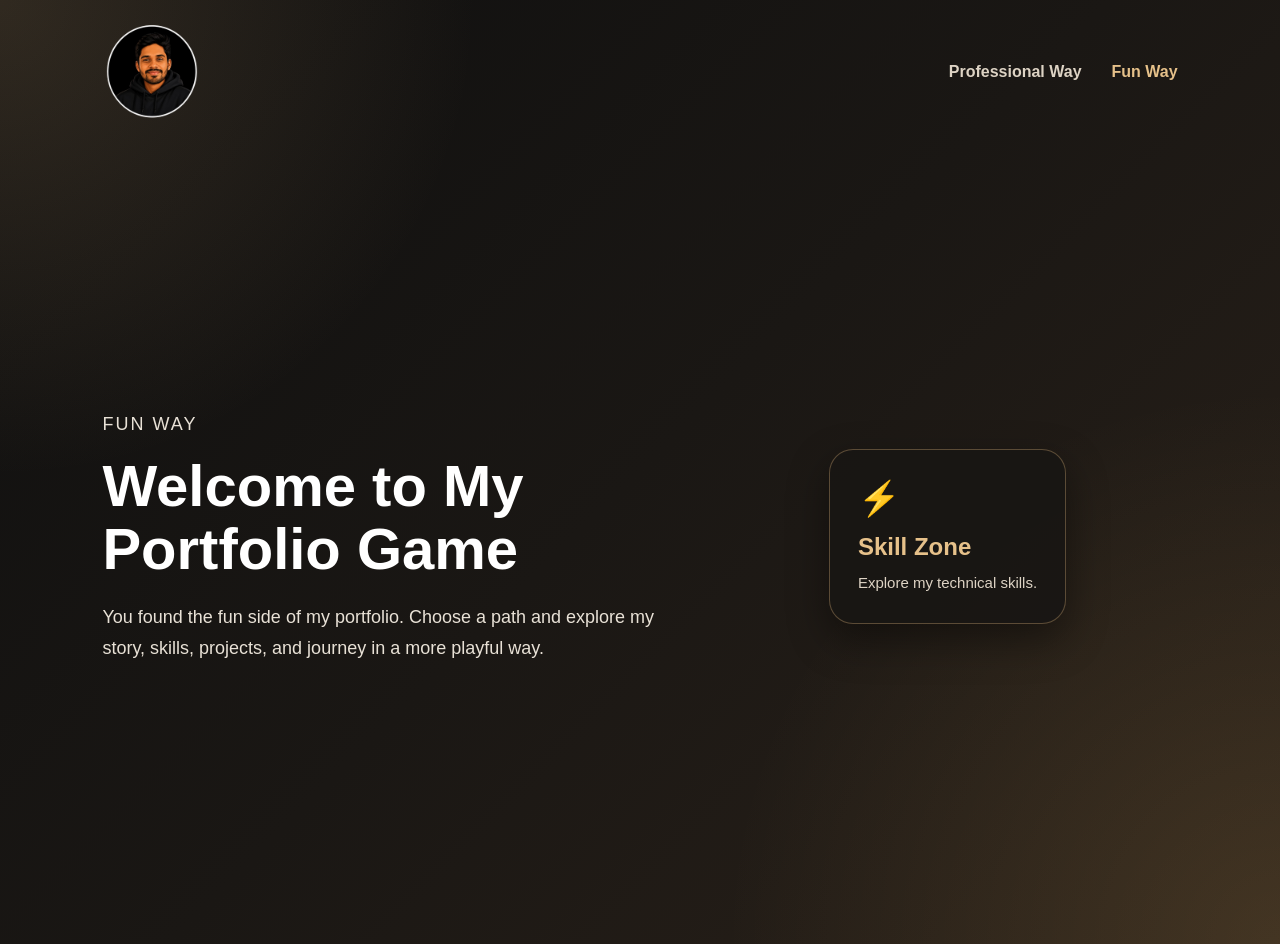
<file: pages/fun/home.html>
<!DOCTYPE html>
<html lang="en">
<head>
  <meta charset="UTF-8">
  <meta name="viewport" content="width=device-width, initial-scale=1.0">

  <title>Fun Way | Savina</title>

  <link rel="stylesheet" href="../../css/common.css">
  <link rel="stylesheet" href="../../css/fun.css">
</head>
<body>

  <div class="fun-page">

    <!-- Top Navigation -->
    <header class="fun-navbar">
      <a href="../../index.html" class="fun-logo-link">
        <img src="../../assets/images/logo.png" alt="Savina Portfolio Logo" class="fun-logo">
      </a>

      <nav class="fun-nav-links">
        <a href="../professional/home.html">Professional Way</a>
        <a href="home.html" class="active">Fun Way</a>
      </nav>
    </header>

    <!-- Opening Animation -->
    <section class="intro-animation" id="introAnimation">

      <p class="coming-text">Loading Savina.exe… don’t blink 😄</p>

      <div class="blast-stage">
        <img src="../../assets/images/cartoon-face.png" alt="Cartoon Savina" class="blast-face" id="blastFace">
        <div class="shard-container" id="shardContainer"></div>
      </div>

    </section>

    <!-- Final Game Home Page -->
    <main class="game-home">

      <section class="game-intro">
        <p class="fun-small-title">Fun Way</p>

        <h1>Welcome to My Portfolio Game</h1>

        <p>
          You found the fun side of my portfolio. Choose a path and explore my
          story, skills, projects, and journey in a more playful way.
        </p>
      </section>

      <section class="game-menu">

        <!-- <a href="../professional/about.html" class="game-card">
          <span>👤</span>
          <h2>My Story</h2>
          <p>Learn more about who I am.</p>
        </a> -->

        <a href="skill-shooter.html" class="game-card">
          <span>⚡</span>
          <h2>Skill Zone</h2>
          <p>Explore my technical skills.</p>
        </a>

        <!-- <a href="../professional/projects.html" class="game-card">
          <span>🧩</span>
          <h2>Project Lab</h2>
          <p>Check out projects I have built.</p>
        </a>

        <a href="../professional/experience.html" class="game-card">
          <span>🚀</span>
          <h2>Career Path</h2>
          <p>See my work and learning journey.</p>
        </a>

        <a href="../professional/contact.html" class="game-card">
          <span>💬</span>
          <h2>Talk to Me</h2>
          <p>Contact me or send a message.</p>
        </a> -->

        

      </section>

    </main>

  </div>

  <script src="../../javascript/script.js"></script>
</body>
</html>
</file>
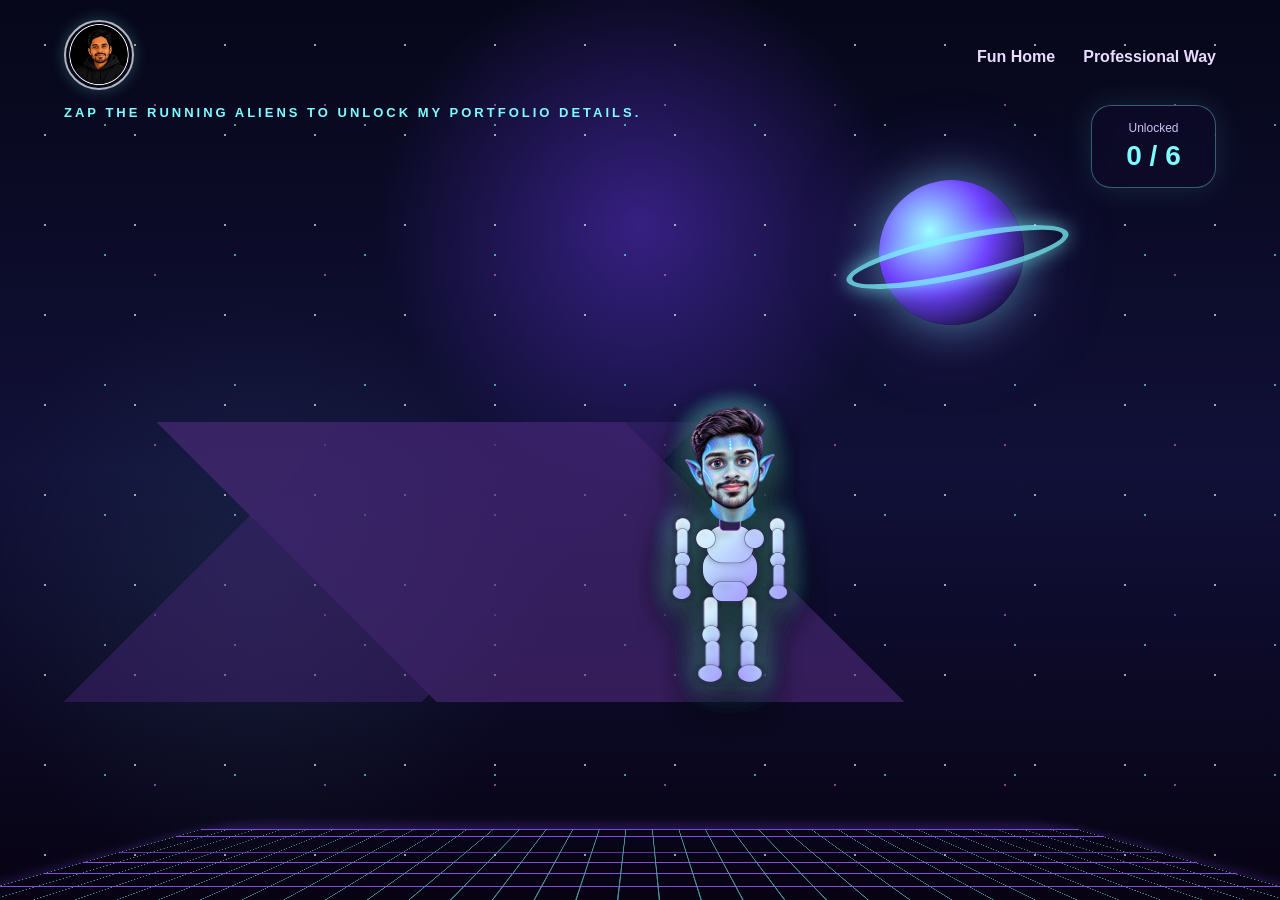
<file: pages/fun/skill-shooter.html>
<!DOCTYPE html>
<html lang="en">

<head>
  <meta charset="UTF-8">
  <meta name="viewport" content="width=device-width, initial-scale=1.0">

  <title>Alien Skill Shooter</title>

  <link rel="stylesheet" href="../../css/common.css">
  <link rel="stylesheet" href="../../css/fun-game.css">
</head>

<body>

  <div class="game-page">

    <!-- ====================================================== -->
    <!-- NAVBAR -->
    <!-- ====================================================== -->

    <header class="game-navbar">

      <a href="../../index.html">
        <img
          src="../../assets/images/logo.png"
          alt="Savina Portfolio Logo"
          class="game-logo"
        >
      </a>

      <nav>
        <a href="home.html">Fun Home</a>
        <a href="../professional/home.html">Professional Way</a>
      </nav>

    </header>


    <!-- ====================================================== -->
    <!-- GAME INFORMATION -->
    <!-- ====================================================== -->

    <section class="game-hud">

      <div>

        <!-- <p class="game-small-title">
          Fun Way Mission
        </p>

        <h1>
          Alien Skill Shooter
        </h1> -->

        <p class="game-small-title">
          Zap the running aliens to unlock my portfolio details.
        </p>

    

      </div>


      <div class="score-box">

        <span>
          Unlocked
        </span>

        <strong id="scoreText">
          0 / 6
        </strong>

      </div>

    </section>


    <!-- ====================================================== -->
    <!-- GAME AREA -->
    <!-- ====================================================== -->

    <main
      class="space-scene"
      id="spaceScene"
    >

      <!-- Background -->

      <div class="stars"></div>

      <div class="planet"></div>

      <div class="mountains"></div>

      <div class="grid-floor"></div>


      <!-- ====================================================== -->
      <!-- MOUSE CROSSHAIR -->
      <!-- ====================================================== -->

      <div
        class="mouse-crosshair"
        id="mouseCrosshair"
      ></div>


      <!-- ====================================================== -->
      <!-- ALIEN 1 -->
      <!-- Web Development -->
      <!-- ====================================================== -->

      <button
        class="alien alien-one"
        type="button"
        data-title="Web Development"
        data-info="I build responsive web pages using HTML, CSS, and JavaScript. This portfolio is also one of my web development projects."
      >

        <div class="runner-rig">

          <img
            src="../../assets/images/aliens/left-leg.png"
            class="runner-part left-leg"
            alt=""
          >

          <img
            src="../../assets/images/aliens/right-leg.png"
            class="runner-part right-leg"
            alt=""
          >

          <img
            src="../../assets/images/aliens/body.png"
            class="runner-part runner-body"
            alt=""
          >

          <img
            src="../../assets/images/aliens/left-arm.png"
            class="runner-part left-arm"
            alt=""
          >

          <img
            src="../../assets/images/aliens/right-arm.png"
            class="runner-part right-arm"
            alt=""
          >

          <img
            src="../../assets/images/aliens/head.png"
            class="runner-part runner-head"
            alt="Alien character"
          >

        </div>

      </button>


      <!-- ====================================================== -->
      <!-- ALIEN 2 -->
      <!-- Python -->
      <!-- ====================================================== -->

      <button
        class="alien alien-two"
        type="button"
        data-title="Python Projects"
        data-info="I use Python for projects involving Flask, OCR, semantic analysis, APIs, and automation."
      >

        <div class="runner-rig">

          <img
            src="../../assets/images/aliens/left-leg.png"
            class="runner-part left-leg"
            alt=""
          >

          <img
            src="../../assets/images/aliens/right-leg.png"
            class="runner-part right-leg"
            alt=""
          >

          <img
            src="../../assets/images/aliens/body.png"
            class="runner-part runner-body"
            alt=""
          >

          <img
            src="../../assets/images/aliens/left-arm.png"
            class="runner-part left-arm"
            alt=""
          >

          <img
            src="../../assets/images/aliens/right-arm.png"
            class="runner-part right-arm"
            alt=""
          >

          <img
            src="../../assets/images/aliens/head.png"
            class="runner-part runner-head"
            alt="Alien character"
          >

        </div>

      </button>


      <!-- ====================================================== -->
      <!-- ALIEN 3 -->
      <!-- Automation -->
      <!-- ====================================================== -->

      <button
        class="alien alien-three"
        type="button"
        data-title="Automation"
        data-info="I have worked with Power Automate and digital tools to support workflows and improve repetitive processes."
      >

        <div class="runner-rig">

          <img
            src="../../assets/images/aliens/left-leg.png"
            class="runner-part left-leg"
            alt=""
          >

          <img
            src="../../assets/images/aliens/right-leg.png"
            class="runner-part right-leg"
            alt=""
          >

          <img
            src="../../assets/images/aliens/body.png"
            class="runner-part runner-body"
            alt=""
          >

          <img
            src="../../assets/images/aliens/left-arm.png"
            class="runner-part left-arm"
            alt=""
          >

          <img
            src="../../assets/images/aliens/right-arm.png"
            class="runner-part right-arm"
            alt=""
          >

          <img
            src="../../assets/images/aliens/head.png"
            class="runner-part runner-head"
            alt="Alien character"
          >

        </div>

      </button>


      <!-- ====================================================== -->
      <!-- ALIEN 4 -->
      <!-- Data -->
      <!-- ====================================================== -->

      <button
        class="alien alien-four"
        type="button"
        data-title="Data Skills"
        data-info="I have experience using SQL, Power BI, and data analysis tools to work with and visualize information."
      >

        <div class="runner-rig">

          <img
            src="../../assets/images/aliens/left-leg.png"
            class="runner-part left-leg"
            alt=""
          >

          <img
            src="../../assets/images/aliens/right-leg.png"
            class="runner-part right-leg"
            alt=""
          >

          <img
            src="../../assets/images/aliens/body.png"
            class="runner-part runner-body"
            alt=""
          >

          <img
            src="../../assets/images/aliens/left-arm.png"
            class="runner-part left-arm"
            alt=""
          >

          <img
            src="../../assets/images/aliens/right-arm.png"
            class="runner-part right-arm"
            alt=""
          >

          <img
            src="../../assets/images/aliens/head.png"
            class="runner-part runner-head"
            alt="Alien character"
          >

        </div>

      </button>


      <!-- ====================================================== -->
      <!-- ALIEN 5 -->
      <!-- Co-op -->
      <!-- ====================================================== -->

      <button
        class="alien alien-five"
        type="button"
        data-title="Co-op Experience"
        data-info="I completed my first co-op with the Dalhousie Faculty of Computer Science CSEd team, supporting instructors, websites, automation, and digital learning tools."
      >

        <div class="runner-rig">

          <img
            src="../../assets/images/aliens/left-leg.png"
            class="runner-part left-leg"
            alt=""
          >

          <img
            src="../../assets/images/aliens/right-leg.png"
            class="runner-part right-leg"
            alt=""
          >

          <img
            src="../../assets/images/aliens/body.png"
            class="runner-part runner-body"
            alt=""
          >

          <img
            src="../../assets/images/aliens/left-arm.png"
            class="runner-part left-arm"
            alt=""
          >

          <img
            src="../../assets/images/aliens/right-arm.png"
            class="runner-part right-arm"
            alt=""
          >

          <img
            src="../../assets/images/aliens/head.png"
            class="runner-part runner-head"
            alt="Alien character"
          >

        </div>

      </button>


      <!-- ====================================================== -->
      <!-- ALIEN 6 -->
      <!-- Projects -->
      <!-- ====================================================== -->

      <button
        class="alien alien-six"
        type="button"
        data-title="Projects"
        data-info="My projects include a syllabus checker, AI chatbot, lexical analyzer, messaging software, and this portfolio website."
      >

        <div class="runner-rig">

          <img
            src="../../assets/images/aliens/left-leg.png"
            class="runner-part left-leg"
            alt=""
          >

          <img
            src="../../assets/images/aliens/right-leg.png"
            class="runner-part right-leg"
            alt=""
          >

          <img
            src="../../assets/images/aliens/body.png"
            class="runner-part runner-body"
            alt=""
          >

          <img
            src="../../assets/images/aliens/left-arm.png"
            class="runner-part left-arm"
            alt=""
          >

          <img
            src="../../assets/images/aliens/right-arm.png"
            class="runner-part right-arm"
            alt=""
          >

          <img
            src="../../assets/images/aliens/head.png"
            class="runner-part runner-head"
            alt="Alien character"
          >

        </div>

      </button>


      <!-- ====================================================== -->
      <!-- DETAIL POPUP -->
      <!-- ====================================================== -->

      <div
        class="detail-popup"
        id="detailPopup"
      >

        <button
          class="close-popup"
          id="closePopup"
          type="button"
          aria-label="Close detail popup"
        >
          ×
        </button>

        <p class="popup-label">
          Unlocked Detail
        </p>

        <h2 id="detailTitle">
          Skill unlocked
        </h2>

        <p id="detailText">
          Portfolio detail will appear here.
        </p>

      </div>


      <!-- ====================================================== -->
      <!-- MISSION COMPLETE -->
      <!-- ====================================================== -->

        <div
            class="mission-complete"
            id="missionComplete"
            >

            <h2>
                Mission Complete!
            </h2>

            <p>
                You unlocked all of Savina's portfolio skills.
            </p>

            <div class="mission-buttons">

                <a href="skills.html">
                Unlock My Skills
                </a>

                <a href="skill-shooter.html">
                Play Again
                </a>

                <a href="home.html">
                Fun Home
                </a>

            </div>

        </div>

      </div>

    </main>

  </div>


  <!-- ====================================================== -->
  <!-- JAVASCRIPT -->
  <!-- ====================================================== -->

  <script src="../../javascript/fun-game.js"></script>

</body>

</html>
</file>
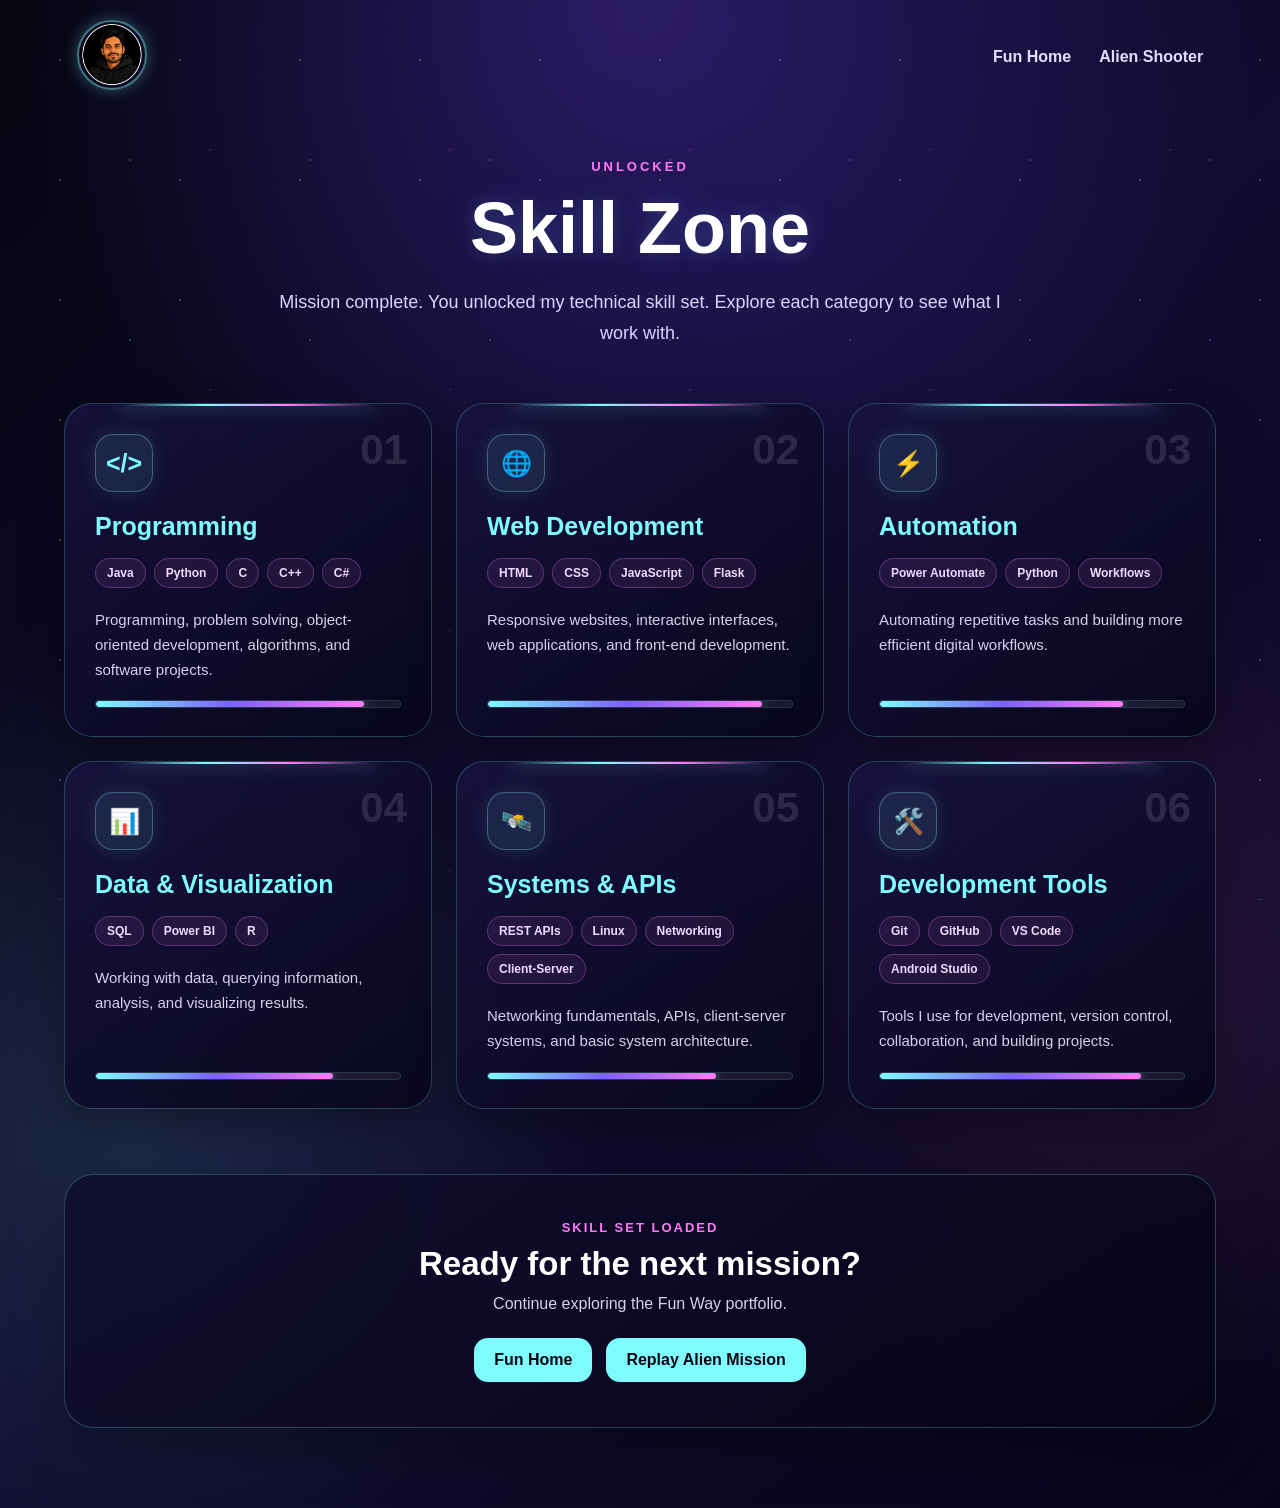
<file: pages/fun/skills.html>
<!DOCTYPE html>
<html lang="en">

<head>
  <meta charset="UTF-8">
  <meta name="viewport" content="width=device-width, initial-scale=1.0">

  <title>Skill Zone | Savina Portfolio</title>

  <link rel="stylesheet" href="../../css/common.css">
  <link rel="stylesheet" href="../../css/fun-skills.css">
</head>

<body>

  <div class="skills-page">

    <!-- ===================================================== -->
    <!-- NAVBAR -->
    <!-- ===================================================== -->

    <header class="skills-navbar">

      <a href="../../index.html">
        <img
          src="../../assets/images/logo.png"
          alt="Savina Portfolio Logo"
          class="skills-logo"
        >
      </a>

      <nav>
        <a href="home.html">Fun Home</a>
        <a href="skill-shooter.html">Alien Shooter</a>
      </nav>

    </header>


    <!-- ===================================================== -->
    <!-- INTRO -->
    <!-- ===================================================== -->

    <main class="skills-main">

      <section class="skills-intro">

        <p class="level-text">
          UNLOCKED
        </p>

        <h1>
          Skill Zone
        </h1>

        <p class="intro-text">
          Mission complete. You unlocked my technical skill set.
          Explore each category to see what I work with.
        </p>

      </section>


      <!-- ===================================================== -->
      <!-- SKILL GRID -->
      <!-- ===================================================== -->

      <section class="skills-grid">


        <!-- Programming -->

        <article class="skill-card">

          <div class="skill-number">
            01
          </div>

          <div class="skill-icon">
            &lt;/&gt;
          </div>

          <h2>
            Programming
          </h2>

          <div class="skill-tags">
            <span>Java</span>
            <span>Python</span>
            <span>C</span>
            <span>C++</span>
            <span>C#</span>
          </div>

          <p>
            Programming, problem solving, object-oriented development,
            algorithms, and software projects.
          </p>

          <div class="power-bar">
            <div class="power-fill programming-power"></div>
          </div>

        </article>


        <!-- Web Development -->

        <article class="skill-card">

          <div class="skill-number">
            02
          </div>

          <div class="skill-icon">
            🌐
          </div>

          <h2>
            Web Development
          </h2>

          <div class="skill-tags">
            <span>HTML</span>
            <span>CSS</span>
            <span>JavaScript</span>
            <span>Flask</span>
          </div>

          <p>
            Responsive websites, interactive interfaces,
            web applications, and front-end development.
          </p>

          <div class="power-bar">
            <div class="power-fill web-power"></div>
          </div>

        </article>


        <!-- Automation -->

        <article class="skill-card">

          <div class="skill-number">
            03
          </div>

          <div class="skill-icon">
            ⚡
          </div>

          <h2>
            Automation
          </h2>

          <div class="skill-tags">
            <span>Power Automate</span>
            <span>Python</span>
            <span>Workflows</span>
          </div>

          <p>
            Automating repetitive tasks and building more efficient
            digital workflows.
          </p>

          <div class="power-bar">
            <div class="power-fill automation-power"></div>
          </div>

        </article>


        <!-- Data -->

        <article class="skill-card">

          <div class="skill-number">
            04
          </div>

          <div class="skill-icon">
            📊
          </div>

          <h2>
            Data & Visualization
          </h2>

          <div class="skill-tags">
            <span>SQL</span>
            <span>Power BI</span>
            <span>R</span>
          </div>

          <p>
            Working with data, querying information,
            analysis, and visualizing results.
          </p>

          <div class="power-bar">
            <div class="power-fill data-power"></div>
          </div>

        </article>


        <!-- Systems -->

        <article class="skill-card">

          <div class="skill-number">
            05
          </div>

          <div class="skill-icon">
            🛰️
          </div>

          <h2>
            Systems & APIs
          </h2>

          <div class="skill-tags">
            <span>REST APIs</span>
            <span>Linux</span>
            <span>Networking</span>
            <span>Client-Server</span>
          </div>

          <p>
            Networking fundamentals, APIs, client-server systems,
            and basic system architecture.
          </p>

          <div class="power-bar">
            <div class="power-fill systems-power"></div>
          </div>

        </article>


        <!-- Tools -->

        <article class="skill-card">

          <div class="skill-number">
            06
          </div>

          <div class="skill-icon">
            🛠️
          </div>

          <h2>
            Development Tools
          </h2>

          <div class="skill-tags">
            <span>Git</span>
            <span>GitHub</span>
            <span>VS Code</span>
            <span>Android Studio</span>
          </div>

          <p>
            Tools I use for development, version control,
            collaboration, and building projects.
          </p>

          <div class="power-bar">
            <div class="power-fill tools-power"></div>
          </div>

        </article>

      </section>


      <!-- ===================================================== -->
      <!-- NEXT LEVEL -->
      <!-- ===================================================== -->

      <section class="next-level">

        <p class="level-complete">
          SKILL SET LOADED
        </p>

        <h2>
          Ready for the next mission?
        </h2>

        <p>
          Continue exploring the Fun Way portfolio.
        </p>

        <div class="next-buttons">

          <a href="home.html">
            Fun Home
          </a>

          <a href="skill-shooter.html">
            Replay Alien Mission
          </a>

        </div>

      </section>

    </main>

  </div>

</body>

</html>
</file>
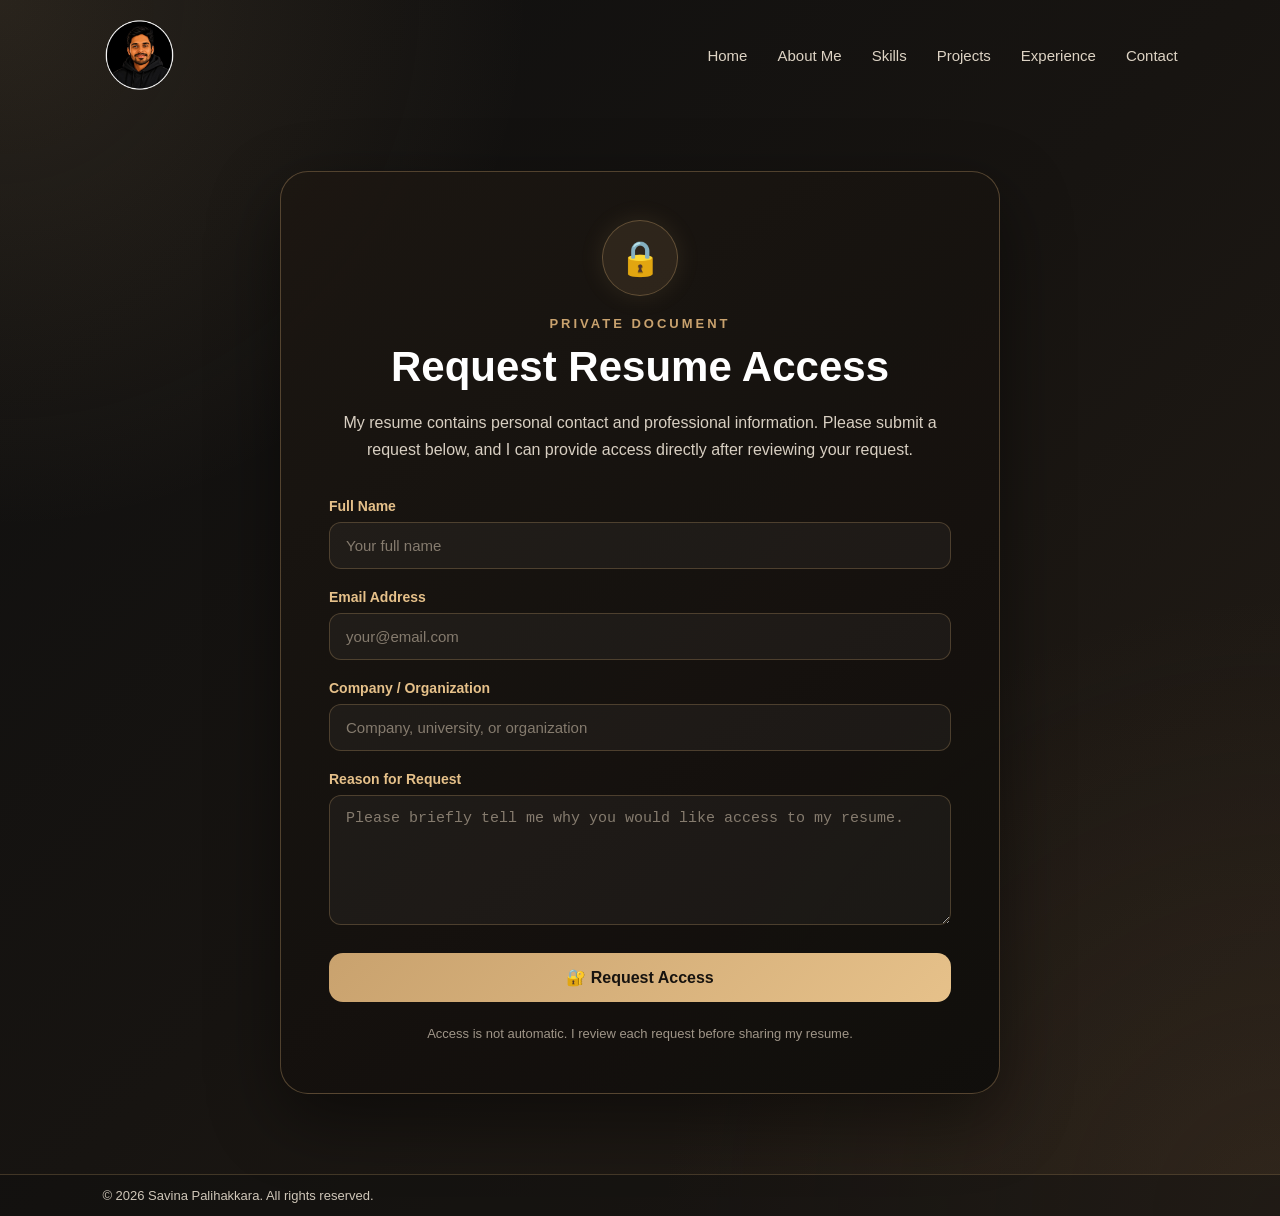
<file: pages/professional/resume-access.html>
<!DOCTYPE html>
<html lang="en">

<head>
  <meta charset="UTF-8">
  <meta name="viewport" content="width=device-width, initial-scale=1.0">

  <title>Resume Access | Savina Portfolio</title>

  <link rel="stylesheet" href="../../css/common.css">
  <link rel="stylesheet" href="../../css/professional.css">
  <link rel="stylesheet" href="../../css/resume-access.css">
</head>

<body>

  <div class="professional-page">

    <!-- NAVBAR -->

    <header class="professional-navbar">

      <a href="../../index.html">
        <img
          src="../../assets/images/logo.png"
          alt="Savina Portfolio Logo"
          class="professional-logo"
        >
      </a>

      <nav class="professional-nav-links">
        <a href="home.html">Home</a>
        <a href="about.html">About Me</a>
        <a href="skills.html">Skills</a>
        <a href="projects.html">Projects</a>
        <a href="experience.html">Experience</a>
        <a href="contact.html">Contact</a>
      </nav>

    </header>


    <!-- RESUME ACCESS -->

    <main class="resume-access-page">

      <section class="resume-access-card">

        <div class="resume-lock">
          🔒
        </div>

        <p class="resume-small-title">
          PRIVATE DOCUMENT
        </p>

        <h1>
          Request Resume Access
        </h1>

        <p class="resume-description">
          My resume contains personal contact and professional information.
          Please submit a request below, and I can provide access directly
          after reviewing your request.
        </p>


        <!-- REQUEST FORM -->

        <form
          class="resume-request-form"
          action="https://formspree.io/f/xoevyagb"
          method="POST"
        >

          <!-- This helps identify the form in the email -->

          <input
            type="hidden"
            name="form_type"
            value="Resume Access Request"
          >


          <div class="resume-form-group">

            <label for="resume-name">
              Full Name
            </label>

            <input
              type="text"
              id="resume-name"
              name="name"
              placeholder="Your full name"
              required
            >

          </div>


          <div class="resume-form-group">

            <label for="resume-email">
              Email Address
            </label>

            <input
              type="email"
              id="resume-email"
              name="email"
              placeholder="your@email.com"
              required
            >

          </div>


          <div class="resume-form-group">

            <label for="resume-company">
              Company / Organization
            </label>

            <input
              type="text"
              id="resume-company"
              name="company"
              placeholder="Company, university, or organization"
            >

          </div>


          <div class="resume-form-group">

            <label for="resume-reason">
              Reason for Request
            </label>

            <textarea
              id="resume-reason"
              name="reason"
              rows="5"
              placeholder="Please briefly tell me why you would like access to my resume."
              required
            ></textarea>

          </div>


          <button
            type="submit"
            class="resume-request-btn"
          >
            🔐 Request Access
          </button>

        </form>


        <p class="resume-privacy-note">
          Access is not automatic. I review each request before sharing my resume.
        </p>

      </section>

    </main>


    <!-- FOOTER -->

    <footer class="professional-footer">
      <p>
        © 2026 Savina Palihakkara. All rights reserved.
      </p>
    </footer>

  </div>

</body>

</html>
</file>
<file: css/common.css>
* {
  margin: 0;
  padding: 0;
  box-sizing: border-box;
}

body {
  font-family: Arial, sans-serif;
  color: #ffffff;
}

a {
  text-decoration: none;
}
</file>
<file: css/fun.css>
/* ============================= */
/* Fun Way Page */
/* ============================= */

body {
  background: #111111;
}

.fun-page {
  min-height: 100vh;
  color: #ffffff;
  background:
    radial-gradient(circle at top left, rgba(201, 162, 110, 0.18), transparent 30%),
    radial-gradient(circle at bottom right, rgba(255, 199, 107, 0.12), transparent 35%),
    linear-gradient(135deg, #0f0f0f, #1a1714, #2a2119);
  overflow: hidden;
  position: relative;
}

/* ============================= */
/* Navbar */
/* ============================= */

.fun-navbar {
  width: 100%;
  padding: 22px 8%;
  display: flex;
  justify-content: space-between;
  align-items: center;
  position: relative;
  z-index: 10;
}

.fun-logo {
  width: 100px;
  height: auto;
  display: block;
  border-radius: 50%;
}

.fun-nav-links {
  display: flex;
  gap: 30px;
}

.fun-nav-links a {
  color: #ddd3c4;
  font-weight: 700;
  transition: color 0.3s ease;
}

.fun-nav-links a:hover,
.fun-nav-links a.active {
  color: #e6c18a;
}



/* ============================= */
/* Smooth Intro + Photo Shard Blast */
/* ============================= */

.intro-animation {
  position: fixed;
  top: 0;
  left: 0;
  width: 100%;
  height: 100vh;
  z-index: 8;
  display: flex;
  justify-content: center;
  align-items: center;
  pointer-events: none;
  animation: hideIntro 0.6s ease forwards;
  animation-delay: 4.9s;
}

/* Smaller wording while photo is coming */
.coming-text {
  position: absolute;
  top: 24%;
  font-size: 20px;
  font-weight: 700;
  color: #e6c18a;
  letter-spacing: 1px;
  opacity: 0;
  animation: funnyTextFlash 3s ease forwards;
}

.blast-stage {
  width: 420px;
  height: 520px;
  position: relative;
  display: flex;
  justify-content: center;
  align-items: center;
}

/* Smooth photo movement */
.blast-face {
  width: 270px;
  height: auto;
  position: absolute;
  opacity: 0;
  transform: scale(0.04) translateZ(0);
  will-change: transform, opacity;
  filter: drop-shadow(0 25px 55px rgba(0, 0, 0, 0.55));
  animation: smoothFaceCome 4s linear forwards;
}

/* Photo shard container */
.shard-container {
  position: absolute;
  width: 270px;
  height: 340px;
  left: 50%;
  top: 50%;
  transform: translate(-50%, -50%) scale(2.7);
  pointer-events: none;
}

/* Small pieces of the actual photo */
.face-shard {
  position: absolute;
  width: var(--w);
  height: var(--h);
  background-image: url("../assets/images/cartoon-face.png");
  background-size: 270px auto;
  background-position: var(--bg-x) var(--bg-y);
  opacity: 0;
  animation: photoShardBlast 1.2s ease-out forwards;
}

/* Final game home appears after blast */
.game-home {
  min-height: calc(100vh - 100px);
  padding: 55px 8% 70px;
  display: flex;
  align-items: center;
  justify-content: space-between;
  gap: 55px;
  opacity: 0;
  transform: translateY(30px);
  animation: showGameHome 1s ease forwards;
  animation-delay: 6.5s;
}

/* Smaller flashing text */
@keyframes funnyTextFlash {
  0% {
    opacity: 0;
    transform: scale(0.9);
  }

  20% {
    opacity: 1;
    transform: scale(1);
  }

  60% {
    opacity: 1;
    transform: scale(1.04);
  }

  100% {
    opacity: 0;
    transform: scale(1.08);
  }
}

/* Very smooth continuous zoom, no stop-start */
@keyframes smoothFaceCome {
  0% {
    opacity: 0;
    transform: scale(0.04) translateZ(0);
  }

  10% {
    opacity: 1;
  }

  92% {
    opacity: 1;
    transform: scale(2.65) translateZ(0);
  }

  100% {
    opacity: 0;
    transform: scale(2.75) translateZ(0);
  }
}

/* Actual photo pieces blast outward */
@keyframes photoShardBlast {
  0% {
    opacity: 1;
    transform: translate(0, 0) scale(1) rotate(0deg);
  }

  100% {
    opacity: 0;
    transform:
      translate(var(--move-x), var(--move-y))
      scale(0.75)
      rotate(var(--rotate));
  }
}

@keyframes hideIntro {
  to {
    opacity: 0;
    visibility: hidden;
  }
}

@keyframes showGameHome {
  to {
    opacity: 1;
    transform: translateY(0);
  }
}

/* ============================= */
/* Final Game Home */
/* ============================= */

.game-home {
  min-height: calc(100vh - 100px);
  padding: 55px 8% 70px;
  display: flex;
  align-items: center;
  justify-content: space-between;
  gap: 55px;
  opacity: 0;
  transform: translateY(30px);
  animation: showGameHome 1s ease forwards;
  animation-delay: 5.1s;
}

/* Left text */
.game-intro {
  max-width: 560px;
}

.fun-small-title {
  color: #c9a26e;
  font-size: 15px;
  letter-spacing: 2px;
  text-transform: uppercase;
  margin-bottom: 15px;
}

.game-intro h1 {
  font-size: 58px;
  line-height: 1.08;
  margin-bottom: 22px;
}

.game-intro p {
  color: #e8e1d6;
  font-size: 18px;
  line-height: 1.7;
}

/* Game cards */
.game-menu {
  width: 560px;
  display: grid;
  grid-template-columns: repeat(2, 1fr);
  gap: 22px;
}

.game-card {
  background: rgba(24, 22, 20, 0.92);
  border: 1px solid rgba(201, 162, 110, 0.38);
  border-radius: 24px;
  padding: 28px;
  color: #ffffff;
  box-shadow: 0 16px 40px rgba(0, 0, 0, 0.42);
  transition: transform 0.3s ease, border 0.3s ease, box-shadow 0.3s ease;
}

.game-card:hover {
  transform: translateY(-10px) rotate(-1deg);
  border-color: #e6c18a;
  box-shadow: 0 20px 55px rgba(201, 162, 110, 0.20);
}

.game-card span {
  font-size: 34px;
  display: inline-block;
  margin-bottom: 15px;
}

.game-card h2 {
  color: #e6c18a;
  font-size: 24px;
  margin-bottom: 10px;
}

.game-card p {
  color: #ddd3c4;
  font-size: 15px;
  line-height: 1.6;
}

/* Last card centered */
.game-card:last-child {
  grid-column: 1 / 3;
  max-width: 270px;
  justify-self: center;
}

/* ============================= */
/* Animations */
/* ============================= */

/* Funny sentence flash */
@keyframes funnyTextFlash {
  0% {
    opacity: 0;
    transform: scale(0.8);
  }

  20% {
    opacity: 1;
    transform: scale(1);
  }

  45% {
    opacity: 0.45;
    transform: scale(1.04);
  }

  65% {
    opacity: 1;
    transform: scale(1.08);
  }

  100% {
    opacity: 0;
    transform: scale(1.18);
  }
}

/* Face comes smoothly from far away */
@keyframes smoothFaceCome {
  0% {
    opacity: 0;
    transform: scale(0.04);
  }

  15% {
    opacity: 1;
    transform: scale(0.18);
  }

  45% {
    opacity: 1;
    transform: scale(0.75);
  }

  75% {
    opacity: 1;
    transform: scale(1.65);
  }

  90% {
    opacity: 1;
    transform: scale(2.35);
  }

  96% {
    opacity: 1;
    transform: scale(2.55);
  }

  100% {
    opacity: 0;
    transform: scale(2.7);
  }
}

/* Small parts blast away */
@keyframes particleBlast {
  0% {
    opacity: 1;
    transform: translate(-50%, -50%) scale(0.4);
  }

  100% {
    opacity: 0;
    transform:
      translate(
        calc(-50% + var(--x)),
        calc(-50% + var(--y))
      )
      scale(1.4)
      rotate(var(--rotate));
  }
}

/* Hide intro animation */
@keyframes hideIntro {
  to {
    opacity: 0;
    visibility: hidden;
  }
}

/* Show final game home */
@keyframes showGameHome {
  to {
    opacity: 1;
    transform: translateY(0);
  }
}

/* ============================= */
/* Mobile Responsive */
/* ============================= */

@media (max-width: 1000px) {
  .game-home {
    flex-direction: column;
    text-align: center;
  }

  .game-intro h1 {
    font-size: 42px;
  }

  .game-menu {
    width: 100%;
    max-width: 560px;
  }
}

@media (max-width: 650px) {
  .fun-navbar {
    flex-direction: column;
    gap: 18px;
  }

  .coming-text {
    top: 25%;
    font-size: 23px;
  }

  .blast-stage {
    width: 260px;
    height: 350px;
  }

  .blast-face {
    width: 230px;
  }

  .game-menu {
    grid-template-columns: 1fr;
  }

  .game-card:last-child {
    grid-column: 1;
    max-width: 100%;
  }
}
</file>
<file: css/fun-game.css>
/* ========================================================= */
/* ALIEN SKILL SHOOTER */
/* Rigged running character version */
/* ========================================================= */

* {
  margin: 0;
  padding: 0;
  box-sizing: border-box;
}

html,
body {
  width: 100%;
  height: 100%;
}

body {
  background: #050510;
  color: #ffffff;
  overflow: hidden;
  font-family: Arial, sans-serif;
}

/* ========================================================= */
/* PAGE */
/* ========================================================= */

.game-page {
  position: relative;
  width: 100%;
  height: 100vh;
  overflow: hidden;
  background: #050510;
}

/* ========================================================= */
/* NAVBAR */
/* ========================================================= */

.game-navbar {
  position: absolute;
  top: 0;
  left: 0;

  width: 100%;

  padding: 20px 5%;

  display: flex;
  justify-content: space-between;
  align-items: center;

  z-index: 150;
}

.game-logo {
  width: 70px;
  height: 70px;

  object-fit: cover;

  border-radius: 50%;

  border: 2px solid rgba(255, 255, 255, 0.7);

  box-shadow:
    0 0 15px rgba(127, 252, 255, 0.25);
}

.game-navbar nav {
  display: flex;
  gap: 28px;
}

.game-navbar nav a {
  color: #eadcff;

  font-size: 16px;
  font-weight: 800;

  text-decoration: none;

  transition:
    color 0.25s ease,
    transform 0.25s ease;
}

.game-navbar nav a:hover {
  color: #7ffcff;
  transform: translateY(-2px);
}

/* ========================================================= */
/* HUD */
/* ========================================================= */

.game-hud {
  position: absolute;

  top: 105px;
  left: 5%;
  right: 5%;

  z-index: 120;

  display: flex;
  justify-content: space-between;
  align-items: flex-start;

  pointer-events: none;
}

.game-small-title {
  color: #7ffcff;

  font-size: 13px;
  font-weight: 800;

  letter-spacing: 3px;
  text-transform: uppercase;

  margin-bottom: 8px;
}

.game-hud h1 {
  font-size: 48px;
  line-height: 1;

  margin-bottom: 12px;

  text-shadow:
    0 0 25px rgba(127, 252, 255, 0.15);
}

.game-instruction {
  color: #ddd3ff;
  font-size: 17px;
}

/* SCORE */

.score-box {
  min-width: 125px;

  padding: 15px 24px;

  text-align: center;

  border-radius: 20px;

  background:
    rgba(13, 11, 40, 0.8);

  border:
    1px solid rgba(127, 252, 255, 0.35);

  backdrop-filter: blur(10px);

  box-shadow:
    0 0 30px rgba(127, 252, 255, 0.12);
}

.score-box span {
  display: block;

  color: #cfc3f6;

  font-size: 12px;

  margin-bottom: 5px;
}

.score-box strong {
  color: #7ffcff;
  font-size: 28px;
}

/* ========================================================= */
/* FULL SCREEN SPACE SCENE */
/* ========================================================= */

.space-scene {
  position: relative;

  width: 100%;
  height: 100vh;

  overflow: hidden;

  perspective: 1000px;

  background:
    radial-gradient(
      circle at 50% 25%,
      rgba(113, 61, 255, 0.42),
      transparent 28%
    ),
    radial-gradient(
      circle at 20% 65%,
      rgba(127, 252, 255, 0.08),
      transparent 25%
    ),
    linear-gradient(
      to bottom,
      #060719 0%,
      #111038 52%,
      #070313 100%
    );
}

/* ========================================================= */
/* STARS */
/* ========================================================= */

.stars {
  position: absolute;
  inset: 0;

  pointer-events: none;

  background-image:
    radial-gradient(
      circle,
      rgba(255, 255, 255, 0.95) 1px,
      transparent 1px
    ),
    radial-gradient(
      circle,
      rgba(127, 252, 255, 0.9) 1px,
      transparent 1px
    ),
    radial-gradient(
      circle,
      rgba(255, 122, 247, 0.8) 1px,
      transparent 1px
    );

  background-size:
    90px 90px,
    130px 130px,
    170px 170px;

  background-position:
    0 0,
    40px 60px,
    70px 20px;

  opacity: 0.65;
}

/* ========================================================= */
/* PLANET */
/* ========================================================= */

.planet {
  position: absolute;

  top: 20%;
  right: 20%;

  width: 145px;
  height: 145px;

  border-radius: 50%;

  pointer-events: none;

  background:
    radial-gradient(
      circle at 35% 35%,
      #9effff,
      #6f42ff 45%,
      #16103d 80%
    );

  box-shadow:
    0 0 45px rgba(127, 252, 255, 0.45),
    0 0 95px rgba(132, 83, 255, 0.32);
}

.planet::before {
  content: "";

  position: absolute;

  width: 215px;
  height: 32px;

  left: -35px;
  top: 55px;

  border-radius: 50%;

  border:
    6px solid rgba(127, 252, 255, 0.72);

  transform: rotate(-12deg);

  box-shadow:
    0 0 20px rgba(127, 252, 255, 0.6);
}

/* ========================================================= */
/* MOUNTAINS */
/* ========================================================= */

.mountains {
  position: absolute;

  left: 0;
  right: 0;
  bottom: 22%;

  height: 280px;

  pointer-events: none;

  background:
    linear-gradient(
      135deg,
      transparent 0 22%,
      rgba(69, 38, 118, 0.65) 22% 45%,
      transparent 45%
    ),
    linear-gradient(
      45deg,
      transparent 0 28%,
      rgba(87, 46, 134, 0.75) 28% 58%,
      transparent 58%
    );

  opacity: 0.72;
}

/* ========================================================= */
/* NEON FLOOR */
/* ========================================================= */

.grid-floor {
  position: absolute;

  left: -25%;
  right: -25%;

  bottom: -75px;

  height: 350px;

  pointer-events: none;

  background:
    linear-gradient(
      rgba(151, 91, 255, 0.85) 2px,
      transparent 2px
    ),
    linear-gradient(
      90deg,
      rgba(127, 252, 255, 0.55) 2px,
      transparent 2px
    );

  background-size:
    100% 34px,
    58px 100%;

  transform:
    perspective(360px)
    rotateX(64deg);

  transform-origin: bottom;

  box-shadow:
    0 -20px 70px rgba(141, 75, 255, 0.28);
}

/* ========================================================= */
/* RIGGED ALIEN */
/* ========================================================= */

.alien {
  position: absolute;

  left: 50%;
  top: 45%;

  width: 180px;
  height: 310px;

  padding: 0;

  border: none;
  outline: none;

  background: transparent;

  cursor: none;

  z-index: 30;

  transform-origin: center bottom;

  animation:
    alienRunForward
    var(--run-time)
    linear
    infinite;

  animation-delay:
    var(--delay);

  filter:
    drop-shadow(
      0 14px 20px rgba(0, 0, 0, 0.45)
    )
    drop-shadow(
      0 0 13px rgba(127, 252, 255, 0.2)
    );
}

/* ========================================================= */
/* CHARACTER RIG */
/* ========================================================= */

.runner-rig {
  position: relative;

  width: 180px;
  height: 310px;

  transform-origin: center bottom;

  animation:
    runnerBounce
    0.52s
    linear
    infinite;
}

.runner-part {
  position: absolute;

  display: block;

  pointer-events: none;

  user-select: none;

  -webkit-user-drag: none;
}

/* ========================================================= */
/* HEAD */
/* ========================================================= */

.runner-head {
  width: 120px;
  height: 120px;

  left: 30px;
  top: 0;

  object-fit: contain;

  z-index: 10;

  transform-origin:
    50% 85%;

  animation:
    headRunning
    0.52s
    linear
    infinite;
}

/* ========================================================= */
/* BODY */
/* ========================================================= */

.runner-body {
  width: 90px;
  height: auto;

  left: 45px;
  top: 98px;

  z-index: 6;

  object-fit: contain;

  animation:
    torsoRunning
    0.52s
    linear
    infinite;
}

/* ========================================================= */
/* LEFT ARM */
/* ========================================================= */

.left-arm {
  width: 48px;
  height: auto;

  left: 20px;
  top: 108px;

  z-index: 5;

  object-fit: contain;

  transform-origin:
    50% 8%;

  animation:
    leftArmRunning
    0.52s
    linear
    infinite;
}

/* ========================================================= */
/* RIGHT ARM */
/* ========================================================= */

.right-arm {
  width: 48px;
  height: auto;

  right: 20px;
  top: 108px;

  z-index: 7;

  object-fit: contain;

  transform-origin:
    50% 8%;

  animation:
    rightArmRunning
    0.52s
    linear
    infinite;
}

/* ========================================================= */
/* LEFT LEG */
/* ========================================================= */

.left-leg {
  width: 48px;
  height: auto;

  left: 48px;
  top: 188px;

  z-index: 3;

  object-fit: contain;

  transform-origin:
    50% 8%;

  animation:
    leftLegRunning
    0.52s
    linear
    infinite;
}

/* ========================================================= */
/* RIGHT LEG */
/* ========================================================= */

.right-leg {
  width: 48px;
  height: auto;

  right: 48px;
  top: 188px;

  z-index: 4;

  object-fit: contain;

  transform-origin:
    50% 8%;

  animation:
    rightLegRunning
    0.52s
    linear
    infinite;
}

/* ========================================================= */
/* RUNNING BODY ANIMATIONS */
/* ========================================================= */

@keyframes leftArmRunning {

  0% {
    transform:
      rotate(30deg);
  }

  25% {
    transform:
      rotate(5deg);
  }

  50% {
    transform:
      rotate(-32deg);
  }

  75% {
    transform:
      rotate(5deg);
  }

  100% {
    transform:
      rotate(30deg);
  }
}

@keyframes rightArmRunning {

  0% {
    transform:
      rotate(-32deg);
  }

  25% {
    transform:
      rotate(5deg);
  }

  50% {
    transform:
      rotate(30deg);
  }

  75% {
    transform:
      rotate(5deg);
  }

  100% {
    transform:
      rotate(-32deg);
  }
}

@keyframes leftLegRunning {

  0% {
    transform:
      rotate(-28deg)
      translateY(2px);
  }

  25% {
    transform:
      rotate(0deg)
      translateY(-4px);
  }

  50% {
    transform:
      rotate(30deg)
      translateY(-2px);
  }

  75% {
    transform:
      rotate(0deg)
      translateY(3px);
  }

  100% {
    transform:
      rotate(-28deg)
      translateY(2px);
  }
}

@keyframes rightLegRunning {

  0% {
    transform:
      rotate(30deg)
      translateY(-2px);
  }

  25% {
    transform:
      rotate(0deg)
      translateY(3px);
  }

  50% {
    transform:
      rotate(-28deg)
      translateY(2px);
  }

  75% {
    transform:
      rotate(0deg)
      translateY(-4px);
  }

  100% {
    transform:
      rotate(30deg)
      translateY(-2px);
  }
}

@keyframes headRunning {

  0% {
    transform:
      translateY(0)
      rotate(-1deg);
  }

  25% {
    transform:
      translateY(-4px)
      rotate(1deg);
  }

  50% {
    transform:
      translateY(0)
      rotate(-1deg);
  }

  75% {
    transform:
      translateY(-4px)
      rotate(1deg);
  }

  100% {
    transform:
      translateY(0)
      rotate(-1deg);
  }
}

@keyframes torsoRunning {

  0% {
    transform:
      translateY(0)
      rotate(-1deg);
  }

  25% {
    transform:
      translateY(-3px)
      rotate(1deg);
  }

  50% {
    transform:
      translateY(0)
      rotate(-1deg);
  }

  75% {
    transform:
      translateY(-3px)
      rotate(1deg);
  }

  100% {
    transform:
      translateY(0)
      rotate(-1deg);
  }
}

@keyframes runnerBounce {

  0% {
    transform:
      translateY(0);
  }

  25% {
    transform:
      translateY(-4px);
  }

  50% {
    transform:
      translateY(0);
  }

  75% {
    transform:
      translateY(-4px);
  }

  100% {
    transform:
      translateY(0);
  }
}

/* ========================================================= */
/* ALIEN RUNNING PATHS */
/* ========================================================= */

.alien-one {
  --start-x: -40px;
  --mid-x: -300px;
  --end-x: -540px;

  --delay: 0s;
  --run-time: 7s;
}

.alien-two {
  --start-x: -15px;
  --mid-x: -140px;
  --end-x: -280px;

  --delay: 1s;
  --run-time: 6.6s;
}

.alien-three {
  --start-x: 10px;
  --mid-x: 10px;
  --end-x: -30px;

  --delay: 2.1s;
  --run-time: 7.1s;
}

.alien-four {
  --start-x: 25px;
  --mid-x: 180px;
  --end-x: 300px;

  --delay: 0.6s;
  --run-time: 6.8s;
}

.alien-five {
  --start-x: 45px;
  --mid-x: 330px;
  --end-x: 540px;

  --delay: 1.7s;
  --run-time: 7.3s;
}

.alien-six {
  --start-x: 0px;
  --mid-x: 70px;
  --end-x: 150px;

  --delay: 3s;
  --run-time: 6.7s;
}

/* ========================================================= */
/* RUN FROM DISTANCE TOWARD PLAYER */
/* ========================================================= */

@keyframes alienRunForward {

  0% {
    opacity: 0;

    transform:
      translate(-50%, -50%)
      translate(
        var(--start-x),
        -180px
      )
      scale(0.12);

    filter:
      blur(1.5px)
      brightness(0.65);
  }

  8% {
    opacity: 1;
  }

  28% {
    opacity: 1;

    transform:
      translate(-50%, -50%)
      translate(
        var(--start-x),
        -60px
      )
      scale(0.30);

    filter:
      blur(0.5px)
      brightness(0.8);
  }

  55% {
    opacity: 1;

    transform:
      translate(-50%, -50%)
      translate(
        var(--mid-x),
        80px
      )
      scale(0.65);

    filter:
      blur(0)
      brightness(1);
  }

  80% {
    opacity: 1;

    transform:
      translate(-50%, -50%)
      translate(
        var(--end-x),
        230px
      )
      scale(1);
  }

  95% {
    opacity: 1;

    transform:
      translate(-50%, -50%)
      translate(
        var(--end-x),
        350px
      )
      scale(1.3);
  }

  100% {
    opacity: 0;

    transform:
      translate(-50%, -50%)
      translate(
        var(--end-x),
        430px
      )
      scale(1.5);
  }
}

/* ========================================================= */
/* ALIEN HIT */
/* ========================================================= */

.alien.zapped {
  animation: none !important;
  pointer-events: none;

  opacity: 0;

  filter:
    brightness(4)
    drop-shadow(
      0 0 35px rgba(127, 252, 255, 1)
    );

  transition:
    opacity 0.32s ease,
    filter 0.32s ease;
}

/* ========================================================= */
/* ZAP EFFECT */
/* ========================================================= */

.zap-effect {
  position: absolute;

  width: 100px;
  height: 100px;

  border:
    3px solid #7ffcff;

  border-radius: 50%;

  z-index: 100;

  pointer-events: none;

  animation:
    zapBlast
    0.45s
    ease-out
    forwards;

  box-shadow:
    0 0 18px rgba(127, 252, 255, 0.95),
    0 0 35px rgba(255, 122, 247, 0.7);
}

/* ========================================================= */
/* MOUSE SHOT FLASH */
/* ========================================================= */

.shot-flash {
  position: absolute;

  width: 18px;
  height: 18px;

  border-radius: 50%;

  background: #ffffff;

  pointer-events: none;

  z-index: 210;

  transform:
    translate(-50%, -50%);

  box-shadow:
    0 0 8px #ffffff,
    0 0 18px #7ffcff,
    0 0 35px #7ffcff,
    0 0 55px #ff7af7;

  animation:
    shotFlash
    0.25s
    ease-out
    forwards;
}


@keyframes shotFlash {

  0% {
    opacity: 1;

    transform:
      translate(-50%, -50%)
      scale(0.4);
  }

  50% {
    opacity: 1;

    transform:
      translate(-50%, -50%)
      scale(1.8);
  }

  100% {
    opacity: 0;

    transform:
      translate(-50%, -50%)
      scale(3);
  }
}

@keyframes zapBlast {

  0% {
    opacity: 1;
    transform: scale(0.15);
  }

  100% {
    opacity: 0;
    transform: scale(2.5);
  }
}

/* ========================================================= */
/* SMALL HIT PARTICLES */
/* ========================================================= */

.hit-particle {
  position: absolute;

  width: 7px;
  height: 7px;

  border-radius: 50%;

  background: #7ffcff;

  pointer-events: none;

  z-index: 110;

  box-shadow:
    0 0 10px #7ffcff;

  animation:
    hitParticleMove
    0.55s
    ease-out
    forwards;
}

@keyframes hitParticleMove {

  from {
    opacity: 1;

    transform:
      translate(0, 0)
      scale(1);
  }

  to {
    opacity: 0;

    transform:
      translate(
        var(--particle-x),
        var(--particle-y)
      )
      scale(0.3);
  }
}

/* ========================================================= */
/* LASER */
/* ========================================================= */

.laser-shot {
  position: absolute;

  height: 4px;

  border-radius: 999px;

  z-index: 105;

  pointer-events: none;

  transform-origin:
    left center;

  background:
    linear-gradient(
      90deg,
      #ffffff,
      #7ffcff,
      #ff7af7
    );

  box-shadow:
    0 0 10px rgba(255, 255, 255, 0.95),
    0 0 18px rgba(127, 252, 255, 0.95),
    0 0 30px rgba(255, 122, 247, 0.65);

  animation:
    laserFade
    0.28s
    ease-out
    forwards;
}

@keyframes laserFade {

  from {
    opacity: 1;
    filter: brightness(2);
  }

  to {
    opacity: 0;
    filter: brightness(1);
  }
}

/* ========================================================= */
/* MOUSE CROSSHAIR */
/* ========================================================= */

.space-scene,
.space-scene * {
  cursor: none;
}

.crosshair {
  display: none !important;
}

.mouse-crosshair {
  position: absolute;

  width: 42px;
  height: 42px;

  z-index: 200;

  pointer-events: none;

  transform:
    translate(-50%, -50%);

  display: none;

  border:
    2px solid rgba(127, 252, 255, 0.9);

  border-radius: 50%;

  box-shadow:
    0 0 8px rgba(127, 252, 255, 0.9),
    inset 0 0 8px rgba(127, 252, 255, 0.3);
}

.mouse-crosshair::before {
  content: "";

  position: absolute;

  width: 6px;
  height: 6px;

  left: 50%;
  top: 50%;

  transform:
    translate(-50%, -50%);

  border-radius: 50%;

  background: #ffffff;

  box-shadow:
    0 0 8px #7ffcff;
}

.mouse-crosshair::after {
  content: "";

  position: absolute;

  width: 54px;
  height: 54px;

  left: 50%;
  top: 50%;

  transform:
    translate(-50%, -50%);

  background:
    linear-gradient(#7ffcff, #7ffcff)
      center top / 2px 9px no-repeat,

    linear-gradient(#7ffcff, #7ffcff)
      center bottom / 2px 9px no-repeat,

    linear-gradient(#7ffcff, #7ffcff)
      left center / 9px 2px no-repeat,

    linear-gradient(#7ffcff, #7ffcff)
      right center / 9px 2px no-repeat;
}

.mouse-crosshair.active {
  display: block;
}

.mouse-crosshair.shoot {
  animation:
    crosshairShoot
    0.18s
    ease;
}

@keyframes crosshairShoot {

  0% {
    transform:
      translate(-50%, -50%)
      scale(1);
  }

  50% {
    transform:
      translate(-50%, -50%)
      scale(0.72);
  }

  100% {
    transform:
      translate(-50%, -50%)
      scale(1);
  }
}

/* ========================================================= */
/* DETAIL POPUP */
/* ========================================================= */

.detail-popup {
  position: absolute;

  top: 50%;
  right: 5%;

  width: 390px;
  max-width: 88%;

  z-index: 180;

  padding: 30px;

  border-radius: 28px;

  background:
    linear-gradient(
      145deg,
      rgba(13, 12, 45, 0.96),
      rgba(5, 5, 20, 0.95)
    );

  border:
    1px solid rgba(127, 252, 255, 0.45);

  box-shadow:
    0 0 40px rgba(127, 252, 255, 0.18),
    0 0 90px rgba(255, 122, 247, 0.12);

  backdrop-filter:
    blur(18px);

  transform:
    translateY(-50%)
    translateX(40px)
    scale(0.9);

  opacity: 0;

  pointer-events: none;
}

.detail-popup.show {
  opacity: 1;

  pointer-events: auto;

  animation:
    popupIn
    0.38s
    ease
    forwards;
}

@keyframes popupIn {

  from {
    opacity: 0;

    transform:
      translateY(-50%)
      translateX(40px)
      scale(0.9);
  }

  to {
    opacity: 1;

    transform:
      translateY(-50%)
      translateX(0)
      scale(1);
  }
}

.popup-label {
  color: #ff7af7;

  font-size: 12px;
  font-weight: 800;

  text-transform: uppercase;

  letter-spacing: 3px;

  margin-bottom: 12px;
}

.detail-popup h2 {
  color: #7ffcff;

  font-size: 32px;

  margin-bottom: 14px;
}

.detail-popup p {
  color: #eee8ff;

  font-size: 17px;

  line-height: 1.65;
}

.close-popup {
  position: absolute;

  top: 13px;
  right: 15px;

  width: 36px;
  height: 36px;

  border: none;

  border-radius: 50%;

  background:
    rgba(127, 252, 255, 0.12);

  color: #ffffff;

  font-size: 24px;

  cursor: none;
}

/* ========================================================= */
/* MISSION COMPLETE */
/* ========================================================= */

.mission-complete {
  position: absolute;

  left: 50%;
  top: 50%;

  z-index: 220;

  width: 500px;
  max-width: 90%;

  padding: 38px;

  text-align: center;

  border-radius: 30px;

  background:
    linear-gradient(
      145deg,
      rgba(13, 12, 45, 0.98),
      rgba(5, 5, 20, 0.97)
    );

  border:
    1px solid rgba(127, 252, 255, 0.5);

  box-shadow:
    0 0 60px rgba(127, 252, 255, 0.24),
    0 0 120px rgba(255, 122, 247, 0.15);

  backdrop-filter:
    blur(20px);

  transform:
    translate(-50%, -50%)
    scale(0.8);

  opacity: 0;

  pointer-events: none;
}

.mission-complete.show {
  opacity: 1;

  pointer-events: auto;

  animation:
    missionIn
    0.5s
    ease
    forwards;
}

@keyframes missionIn {

  from {
    opacity: 0;

    transform:
      translate(-50%, -50%)
      scale(0.75);
  }

  to {
    opacity: 1;

    transform:
      translate(-50%, -50%)
      scale(1);
  }
}

.mission-complete h2 {
  color: #7ffcff;

  font-size: 40px;

  margin-bottom: 12px;
}

.mission-complete p {
  color: #eee8ff;

  font-size: 17px;

  margin-bottom: 22px;
}

.mission-buttons {
  display: flex;

  justify-content: center;

  gap: 12px;

  flex-wrap: wrap;
}

.mission-buttons a {
  padding: 12px 18px;

  border-radius: 14px;

  background: #7ffcff;

  color: #050510;

  font-weight: 900;

  text-decoration: none;
}

.mission-buttons a:hover {
  background: #ffffff;
}

/* ========================================================= */
/* MOBILE */
/* ========================================================= */

@media (max-width: 800px) {

  .game-navbar {
    padding: 14px 5%;
  }

  .game-logo {
    width: 55px;
    height: 55px;
  }

  .game-navbar nav {
    gap: 12px;
  }

  .game-navbar nav a {
    font-size: 12px;
  }

  .game-hud {
    top: 82px;

    flex-direction: column;

    gap: 10px;
  }

  .game-hud h1 {
    font-size: 31px;
  }

  .game-instruction {
    font-size: 13px;
  }

  .score-box {
    padding: 10px 16px;
  }

  .planet {
    width: 100px;
    height: 100px;

    top: 25%;
    right: 8%;
  }

  .planet::before {
    width: 145px;

    left: -23px;
    top: 37px;
  }

  .alien {
    width: 140px;
    height: 245px;
  }

  .runner-rig {
    transform: scale(0.78);
    transform-origin: top left;
  }

  .detail-popup {
    left: 5%;
    right: 5%;

    width: auto;

    top: 60%;

    padding: 24px;
  }

  .detail-popup h2 {
    font-size: 26px;
  }

  .detail-popup p {
    font-size: 15px;
  }

  .mission-complete {
    padding: 28px 20px;
  }

  .mission-complete h2 {
    font-size: 32px;
  }
}

@media (hover: none), (pointer: coarse) {

  .space-scene,
  .space-scene * {
    cursor: auto;
  }

  .mouse-crosshair {
    display: none !important;
  }
}

/* ========================================================= */
/* NORMAL MOUSE FOR POPUPS / MENU BUTTONS */
/* ========================================================= */

.detail-popup,
.detail-popup *,
.mission-complete,
.mission-complete * {
  cursor: auto !important;
}

/* Show hand cursor on clickable buttons/links */
.detail-popup button,
.mission-complete a,
.mission-complete button {
  cursor: pointer !important;
}
</file>
<file: css/fun-skills.css>
/* ========================================================= */
/* FUN WAY - SKILL ZONE */
/* ========================================================= */

* {
  margin: 0;
  padding: 0;
  box-sizing: border-box;
}

html,
body {
  min-height: 100%;
}

body {
  font-family: Arial, sans-serif;
  color: #ffffff;

  background:
    radial-gradient(
      circle at 50% 0%,
      rgba(110, 67, 255, 0.32),
      transparent 38%
    ),
    radial-gradient(
      circle at 10% 75%,
      rgba(127, 252, 255, 0.12),
      transparent 30%
    ),
    radial-gradient(
      circle at 90% 65%,
      rgba(255, 122, 247, 0.1),
      transparent 30%
    ),
    linear-gradient(
      135deg,
      #050510,
      #110c31,
      #08051b
    );

  overflow-x: hidden;
}

/* ========================================================= */
/* PAGE */
/* ========================================================= */

.skills-page {
  min-height: 100vh;
  position: relative;
}

/* subtle stars */

.skills-page::before {
  content: "";

  position: fixed;
  inset: 0;

  pointer-events: none;

  background-image:
    radial-gradient(
      circle,
      rgba(255, 255, 255, 0.8) 1px,
      transparent 1px
    ),
    radial-gradient(
      circle,
      rgba(127, 252, 255, 0.7) 1px,
      transparent 1px
    ),
    radial-gradient(
      circle,
      rgba(255, 122, 247, 0.55) 1px,
      transparent 1px
    );

  background-size:
    120px 120px,
    180px 180px,
    240px 240px;

  background-position:
    0 0,
    40px 70px,
    90px 30px;

  opacity: 0.28;

  z-index: 0;
}

/* ========================================================= */
/* NAVBAR */
/* ========================================================= */

.skills-navbar {
  position: relative;
  z-index: 20;

  width: 100%;

  padding: 20px 6%;

  display: flex;
  justify-content: space-between;
  align-items: center;
}

.skills-logo {
  width: 70px;
  height: 70px;

  object-fit: cover;

  border-radius: 50%;

  border:
    2px solid rgba(127, 252, 255, 0.45);

  box-shadow:
    0 0 15px rgba(127, 252, 255, 0.3);
}

.skills-navbar nav {
  display: flex;
  gap: 28px;
}

.skills-navbar nav a {
  color: #e8ddff;

  font-size: 16px;
  font-weight: 800;

  text-decoration: none;

  transition:
    color 0.25s ease,
    transform 0.25s ease;
}

.skills-navbar nav a:hover {
  color: #7ffcff;
  transform: translateY(-2px);
}

/* ========================================================= */
/* MAIN */
/* ========================================================= */

.skills-main {
  position: relative;
  z-index: 5;

  width: min(1200px, 90%);

  margin: 0 auto;

  padding:
    45px 0
    80px;
}

/* ========================================================= */
/* INTRO */
/* ========================================================= */

.skills-intro {
  max-width: 760px;

  margin:
    0 auto
    55px;

  text-align: center;
}

.level-text {
  color: #ff7af7;

  font-size: 13px;
  font-weight: 900;

  letter-spacing: 3px;
  text-transform: uppercase;

  margin-bottom: 13px;
}

.skills-intro h1 {
  font-size: clamp(45px, 7vw, 72px);

  margin-bottom: 18px;

  color: #ffffff;

  text-shadow:
    0 0 18px rgba(127, 252, 255, 0.16),
    0 0 40px rgba(111, 66, 255, 0.18);
}

.intro-text {
  color: #ddd3ff;

  font-size: 18px;

  line-height: 1.7;
}

/* ========================================================= */
/* SKILL GRID */
/* ========================================================= */

.skills-grid {
  display: grid;

  grid-template-columns:
    repeat(3, 1fr);

  gap: 24px;
}

/* ========================================================= */
/* SKILL CARD */
/* ========================================================= */

.skill-card {
  position: relative;

  min-height: 320px;

  padding: 30px;

  overflow: hidden;

  border-radius: 28px;

  background:
    linear-gradient(
      145deg,
      rgba(23, 18, 61, 0.94),
      rgba(8, 7, 29, 0.95)
    );

  border:
    1px solid rgba(127, 252, 255, 0.22);

  box-shadow:
    0 18px 45px rgba(0, 0, 0, 0.32);

  transition:
    transform 0.3s ease,
    border-color 0.3s ease,
    box-shadow 0.3s ease;
}

/* top neon line */

.skill-card::before {
  content: "";

  position: absolute;

  top: 0;
  left: 15%;
  right: 15%;

  height: 2px;

  background:
    linear-gradient(
      90deg,
      transparent,
      #7ffcff,
      #ff7af7,
      transparent
    );

  box-shadow:
    0 0 15px rgba(127, 252, 255, 0.7);
}

.skill-card:hover {
  transform:
    translateY(-9px);

  border-color:
    rgba(127, 252, 255, 0.65);

  box-shadow:
    0 22px 55px rgba(0, 0, 0, 0.38),
    0 0 28px rgba(127, 252, 255, 0.08);
}

/* ========================================================= */
/* CARD NUMBER */
/* ========================================================= */

.skill-number {
  position: absolute;

  top: 22px;
  right: 24px;

  color:
    rgba(255, 255, 255, 0.12);

  font-size: 42px;
  font-weight: 900;
}

/* ========================================================= */
/* ICON */
/* ========================================================= */

.skill-icon {
  width: 58px;
  height: 58px;

  display: flex;
  align-items: center;
  justify-content: center;

  margin-bottom: 20px;

  border-radius: 18px;

  background:
    rgba(127, 252, 255, 0.09);

  border:
    1px solid rgba(127, 252, 255, 0.3);

  color: #7ffcff;

  font-size: 25px;
  font-weight: 900;

  box-shadow:
    0 0 18px rgba(127, 252, 255, 0.12);
}

/* ========================================================= */
/* TITLE */
/* ========================================================= */

.skill-card h2 {
  color: #7ffcff;

  font-size: 25px;

  margin-bottom: 17px;
}

/* ========================================================= */
/* TAGS */
/* ========================================================= */

.skill-tags {
  display: flex;

  flex-wrap: wrap;

  gap: 8px;

  margin-bottom: 20px;
}

.skill-tags span {
  padding:
    7px 11px;

  border-radius: 999px;

  background:
    rgba(255, 122, 247, 0.08);

  border:
    1px solid rgba(255, 122, 247, 0.28);

  color: #f2d9ff;

  font-size: 12px;
  font-weight: 700;
}

/* ========================================================= */
/* DESCRIPTION */
/* ========================================================= */

.skill-card p {
  color: #d8d0ee;

  font-size: 15px;

  line-height: 1.65;

  margin-bottom: 24px;
}

/* ========================================================= */
/* POWER BAR */
/* ========================================================= */

.power-bar {
  position: absolute;

  left: 30px;
  right: 30px;
  bottom: 28px;

  height: 8px;

  overflow: hidden;

  border-radius: 999px;

  background:
    rgba(255, 255, 255, 0.07);

  border:
    1px solid rgba(127, 252, 255, 0.12);
}

.power-fill {
  height: 100%;

  width: 0;

  border-radius: inherit;

  background:
    linear-gradient(
      90deg,
      #7ffcff,
      #7b61ff,
      #ff7af7
    );

  box-shadow:
    0 0 10px rgba(127, 252, 255, 0.55);

  animation:
    loadPower
    1.5s
    ease
    forwards;
}

/* Different widths only for visual variety */

.programming-power {
  --power-width: 88%;
}

.web-power {
  --power-width: 90%;
}

.automation-power {
  --power-width: 80%;
}

.data-power {
  --power-width: 78%;
}

.systems-power {
  --power-width: 75%;
}

.tools-power {
  --power-width: 86%;
}

@keyframes loadPower {
  from {
    width: 0;
  }

  to {
    width: var(--power-width);
  }
}

/* ========================================================= */
/* NEXT LEVEL */
/* ========================================================= */

.next-level {
  margin-top: 65px;

  padding:
    45px 30px;

  text-align: center;

  border-radius: 30px;

  background:
    linear-gradient(
      145deg,
      rgba(17, 14, 47, 0.9),
      rgba(7, 6, 24, 0.93)
    );

  border:
    1px solid rgba(127, 252, 255, 0.24);

  box-shadow:
    0 20px 55px rgba(0, 0, 0, 0.28);
}

.level-complete {
  color: #ff7af7;

  font-size: 13px;
  font-weight: 900;

  letter-spacing: 2px;
  text-transform: uppercase;

  margin-bottom: 10px;
}

.next-level h2 {
  font-size: 33px;

  margin-bottom: 12px;
}

.next-level > p:not(.level-complete) {
  color: #d8d0ee;

  margin-bottom: 25px;
}

/* ========================================================= */
/* BUTTONS */
/* ========================================================= */

.next-buttons {
  display: flex;

  justify-content: center;

  flex-wrap: wrap;

  gap: 14px;
}

.next-buttons a {
  padding:
    13px 20px;

  border-radius: 14px;

  color: #050510;

  background: #7ffcff;

  font-weight: 900;

  text-decoration: none;

  transition:
    transform 0.25s ease,
    background 0.25s ease,
    box-shadow 0.25s ease;
}

.next-buttons a:hover {
  background: #ffffff;

  transform:
    translateY(-3px);

  box-shadow:
    0 0 22px rgba(127, 252, 255, 0.25);
}

/* ========================================================= */
/* RESPONSIVE */
/* ========================================================= */

@media (max-width: 950px) {

  .skills-grid {
    grid-template-columns:
      repeat(2, 1fr);
  }
}

@media (max-width: 650px) {

  .skills-navbar {
    flex-direction: column;
    gap: 18px;
  }

  .skills-navbar nav {
    gap: 17px;
  }

  .skills-logo {
    width: 60px;
    height: 60px;
  }

  .skills-main {
    padding-top: 30px;
  }

  .skills-intro {
    margin-bottom: 40px;
  }

  .skills-intro h1 {
    font-size: 43px;
  }

  .intro-text {
    font-size: 16px;
  }

  .skills-grid {
    grid-template-columns: 1fr;
  }

  .skill-card {
    min-height: 310px;
  }

  .next-level {
    padding:
      35px 20px;
  }

  .next-level h2 {
    font-size: 27px;
  }
}
</file>
<file: css/professional.css>
/* ========================================================= */
/* PROFESSIONAL PORTFOLIO */
/* ========================================================= */

html,
body {
  min-height: 100%;
}

body {
  background: #12100e;
  overflow-x: hidden;
  overflow-y: auto;
}


/* ========================================================= */
/* PROFESSIONAL PAGE - DEFAULT */
/* All pages can scroll normally */
/* ========================================================= */

.professional-page {
  min-height: 100vh;

  color: #ffffff;

  display: flex;
  flex-direction: column;

  background:
    radial-gradient(
      circle at top left,
      rgba(201, 162, 110, 0.14),
      transparent 30%
    ),
    radial-gradient(
      circle at bottom right,
      rgba(95, 72, 50, 0.20),
      transparent 35%
    ),
    linear-gradient(
      135deg,
      #0f0f0f,
      #171411,
      #241d16
    );
}


/* ========================================================= */
/* NAVBAR */
/* ========================================================= */

.professional-navbar {
  width: 100%;

  padding: 18px 8%;

  display: flex;
  justify-content: space-between;
  align-items: center;

  flex-shrink: 0;
}

.professional-logo-link {
  display: inline-block;
}

.professional-logo {
  width: 75px;
  height: 75px;

  object-fit: cover;

  display: block;

  border-radius: 50%;
}


/* Navigation */

.professional-nav-links {
  display: flex;
  align-items: center;

  gap: 30px;
}

.professional-nav-links a {
  position: relative;

  color: #ddd3c4;

  font-size: 15px;
  font-weight: 500;

  transition: color 0.3s ease;
}

.professional-nav-links a::after {
  content: "";

  position: absolute;

  width: 0;
  height: 2px;

  left: 0;
  bottom: -6px;

  background: #c9a26e;

  transition: width 0.3s ease;
}

.professional-nav-links a:hover,
.professional-nav-links a.active {
  color: #e6c18a;
}

.professional-nav-links a:hover::after,
.professional-nav-links a.active::after {
  width: 100%;
}


/* ========================================================= */
/* HOME PAGE */
/* ========================================================= */

.professional-hero {
  flex: 1;

  padding: 45px 8%;

  display: flex;
  align-items: center;
  justify-content: space-between;

  gap: 55px;
}


/* LEFT SIDE */

.hero-text {
  max-width: 700px;

  animation: fadeUp 1s ease forwards;
}

.small-title {
  color: #c9a26e;

  font-size: 15px;

  margin-bottom: 15px;

  letter-spacing: 2px;

  text-transform: uppercase;
}

.hero-text h1 {
  color: #ffffff;

  font-size: 58px;

  line-height: 1.08;

  margin-bottom: 20px;
}

.hero-text h1 span {
  color: #e6c18a;
}

.hero-description {
  max-width: 650px;

  color: #e8e1d6;

  font-size: 17px;

  line-height: 1.6;
}


/* ========================================================= */
/* HOME BUTTONS */
/* ========================================================= */

.hero-buttons {
  margin-top: 26px;

  display: flex;

  gap: 18px;

  flex-wrap: wrap;
}

.primary-btn,
.secondary-btn {
  padding: 13px 30px;

  border-radius: 30px;

  font-weight: bold;

  display: inline-flex;
  align-items: center;
  justify-content: center;

  transition:
    transform 0.3s ease,
    background-color 0.3s ease;
}

.primary-btn {
  background-color: #c9a26e;

  color: #111111;
}

.secondary-btn {
  border: 1px solid #c9a26e;

  color: #e6c18a;
}

.primary-btn:hover,
.secondary-btn:hover {
  transform: translateY(-4px);
}

.primary-btn:hover {
  background-color: #e6c18a;
}

.secondary-btn:hover {
  background-color: rgba(201, 162, 110, 0.12);
}


/* ========================================================= */
/* WHAT I DO CARD */
/* ========================================================= */

.hero-card {
  width: 390px;

  flex-shrink: 0;

  padding: 27px 30px;

  background: rgba(24, 22, 20, 0.92);

  border: 1px solid rgba(201, 162, 110, 0.35);

  border-radius: 24px;

  box-shadow:
    0 18px 45px rgba(0, 0, 0, 0.45);

  animation: fadeUp 1s ease forwards;
}

.hero-card h2 {
  color: #e6c18a;

  font-size: 28px;

  margin-bottom: 16px;
}

.hero-card-item {
  padding: 10px 0;

  border-bottom:
    1px solid rgba(201, 162, 110, 0.18);

  display: flex;

  flex-direction: column;

  gap: 5px;
}

.hero-card-item:last-child {
  border-bottom: none;
}

.hero-card-item strong {
  color: #ffffff;

  font-size: 16px;
}

.hero-card-item span {
  color: #cfc6b8;

  font-size: 13px;

  line-height: 1.45;
}

.hero-card:hover {
  border-color:
    rgba(201, 162, 110, 0.65);

  box-shadow:
    0 20px 55px rgba(201, 162, 110, 0.16);

  transition: 0.3s ease;
}


/* ========================================================= */
/* HOME DESKTOP */
/* ONLY HOME IS LOCKED TO ONE SCREEN */
/* ========================================================= */

@media (min-width: 1000px) {

  body.professional-home-page {
    height: 100vh;
    height: 100dvh;

    overflow: hidden;
  }

  body.professional-home-page .professional-page {
    height: 100vh;
    height: 100dvh;

    min-height: 0;

    display: grid;

    grid-template-rows:
      90px
      minmax(0, 1fr)
      42px;

    overflow: hidden;
  }

  body.professional-home-page .professional-navbar {
    height: 90px;

    padding: 10px 8%;
  }

  body.professional-home-page .professional-logo {
    width: 68px;
    height: 68px;
  }

  body.professional-home-page .professional-hero {
    min-height: 0;
    height: 100%;

    padding: 15px 8%;

    margin: 0;

    overflow: hidden;

    gap: 55px;
  }

  body.professional-home-page .hero-text {
    margin: 0;
  }

  body.professional-home-page .hero-text h1 {
    font-size: clamp(48px, 4.2vw, 64px);

    margin-bottom: 17px;
  }

  body.professional-home-page .hero-description {
    max-width: 650px;

    font-size: 17px;

    line-height: 1.55;
  }

  body.professional-home-page .hero-buttons {
    margin-top: 24px;

    flex-wrap: nowrap;

    gap: 16px;
  }

  body.professional-home-page .primary-btn,
  body.professional-home-page .secondary-btn {
    padding: 12px 27px;

    white-space: nowrap;
  }

  body.professional-home-page .hero-card {
    width: 390px;

    padding: 24px 28px;
  }

  body.professional-home-page .hero-card h2 {
    font-size: 27px;

    margin-bottom: 14px;
  }

  body.professional-home-page .hero-card-item {
    padding: 8px 0;

    gap: 4px;
  }

  body.professional-home-page .hero-card-item strong {
    font-size: 15px;
  }

  body.professional-home-page .hero-card-item span {
    font-size: 13px;

    line-height: 1.35;
  }

  body.professional-home-page .professional-footer {
    height: 42px;

    padding: 0 8%;
  }
}


/* ========================================================= */
/* ABOUT PAGE */
/* ========================================================= */

.about-section {
  flex: 1;

  padding: 60px 8%;

  display: flex;
  align-items: center;
  justify-content: space-between;

  gap: 55px;
}

.about-text {
  max-width: 650px;

  animation: fadeUp 1s ease forwards;
}

.about-text h1 {
  color: #ffffff;

  font-size: 48px;

  line-height: 1.15;

  margin-bottom: 25px;
}

.about-text p {
  color: #e8e1d6;

  font-size: 17px;

  line-height: 1.8;

  margin-bottom: 18px;
}

.about-info-card {
  width: 390px;

  flex-shrink: 0;

  padding: 35px;

  background: rgba(24, 22, 20, 0.92);

  border:
    1px solid rgba(201, 162, 110, 0.35);

  border-radius: 24px;

  box-shadow:
    0 18px 45px rgba(0, 0, 0, 0.45);

  animation: fadeUp 1s ease forwards;
}

.about-info-item {
  padding: 18px 0;

  border-bottom:
    1px solid rgba(201, 162, 110, 0.18);
}

.about-info-item:first-child {
  padding-top: 0;
}

.about-info-item:last-child {
  padding-bottom: 0;

  border-bottom: none;
}

.about-info-item h3 {
  color: #e6c18a;

  font-size: 18px;

  margin-bottom: 8px;
}

.about-info-item p {
  color: #ffffff;

  font-size: 15px;

  line-height: 1.5;
}

.about-info-item span {
  color: #cfc6b8;

  font-size: 14px;
}


/* ========================================================= */
/* PROFESSIONAL SKILLS PAGE */
/* ========================================================= */

.skills-section {
  flex: 1;

  padding: 60px 8%;
}

.page-heading {
  max-width: 760px;

  margin-bottom: 45px;

  animation: fadeUp 1s ease forwards;
}

.page-heading h1 {
  color: #ffffff;

  font-size: 48px;

  line-height: 1.15;

  margin-bottom: 18px;
}

.page-heading p {
  color: #e8e1d6;

  font-size: 17px;

  line-height: 1.7;
}

.skills-grid {
  display: grid;

  grid-template-columns:
    repeat(3, 1fr);

  gap: 25px;

  animation: fadeUp 1s ease forwards;
}

.skill-card {
  padding: 28px;

  background: rgba(24, 22, 20, 0.92);

  border:
    1px solid rgba(201, 162, 110, 0.35);

  border-radius: 22px;

  box-shadow:
    0 14px 35px rgba(0, 0, 0, 0.35);

  transition:
    transform 0.3s ease,
    border 0.3s ease,
    box-shadow 0.3s ease;
}

.skill-card:hover {
  transform: translateY(-8px);

  border-color:
    rgba(201, 162, 110, 0.65);

  box-shadow:
    0 18px 45px rgba(201, 162, 110, 0.16);
}

.skill-card h2 {
  color: #e6c18a;

  font-size: 22px;

  margin-bottom: 20px;
}

.skill-tags {
  display: flex;

  flex-wrap: wrap;

  gap: 10px;
}

.skill-tags span {
  padding: 9px 14px;

  background:
    rgba(201, 162, 110, 0.12);

  border:
    1px solid rgba(201, 162, 110, 0.25);

  border-radius: 20px;

  color: #e8e1d6;

  font-size: 14px;
}


/* ========================================================= */
/* PROJECTS PAGE */
/* ========================================================= */

.projects-section {
  flex: 1;

  padding: 60px 8%;
}

.projects-grid {
  display: grid;

  grid-template-columns:
    repeat(3, 1fr);

  gap: 25px;

  animation: fadeUp 1s ease forwards;
}

.project-card {
  padding: 28px;

  background: rgba(24, 22, 20, 0.92);

  border:
    1px solid rgba(201, 162, 110, 0.35);

  border-radius: 22px;

  box-shadow:
    0 14px 35px rgba(0, 0, 0, 0.35);

  transition:
    transform 0.3s ease,
    border 0.3s ease,
    box-shadow 0.3s ease;
}

.project-card:hover {
  transform: translateY(-8px);

  border-color:
    rgba(201, 162, 110, 0.65);

  box-shadow:
    0 18px 45px rgba(201, 162, 110, 0.16);
}

.project-card h2 {
  color: #e6c18a;

  font-size: 22px;

  margin-bottom: 15px;
}

.project-card p {
  color: #ddd3c4;

  font-size: 15px;

  line-height: 1.7;

  margin-bottom: 20px;
}

.project-tags {
  display: flex;

  flex-wrap: wrap;

  gap: 10px;
}

.project-tags span {
  padding: 8px 13px;

  background:
    rgba(201, 162, 110, 0.12);

  border:
    1px solid rgba(201, 162, 110, 0.25);

  border-radius: 20px;

  color: #e8e1d6;

  font-size: 13px;
}


/* ========================================================= */
/* EXPERIENCE PAGE */
/* ========================================================= */

.experience-section {
  flex: 1;

  padding: 60px 8%;
}

.experience-timeline {
  display: flex;

  flex-direction: column;

  gap: 25px;

  animation: fadeUp 1s ease forwards;
}

.experience-card {
  padding: 30px;

  background: rgba(24, 22, 20, 0.92);

  border:
    1px solid rgba(201, 162, 110, 0.35);

  border-radius: 22px;

  box-shadow:
    0 14px 35px rgba(0, 0, 0, 0.35);

  transition:
    transform 0.3s ease,
    border 0.3s ease,
    box-shadow 0.3s ease;
}

.experience-card:hover {
  transform: translateY(-6px);

  border-color:
    rgba(201, 162, 110, 0.65);

  box-shadow:
    0 18px 45px rgba(201, 162, 110, 0.16);
}

.experience-date {
  display: inline-block;

  padding: 8px 14px;

  margin-bottom: 15px;

  background:
    rgba(201, 162, 110, 0.12);

  border:
    1px solid rgba(201, 162, 110, 0.25);

  border-radius: 20px;

  color: #e6c18a;

  font-size: 13px;
}

.experience-card h2 {
  color: #ffffff;

  font-size: 24px;

  margin-bottom: 8px;
}

.experience-card h3 {
  color: #e6c18a;

  font-size: 16px;

  margin-bottom: 14px;
}

.experience-card p {
  color: #ddd3c4;

  font-size: 15px;

  line-height: 1.7;
}


/* ========================================================= */
/* CONTACT PAGE */
/* ========================================================= */

.contact-section {
  flex: 1;

  padding: 60px 8%;
}

.contact-container {
  display: grid;

  grid-template-columns:
    1fr 1fr;

  gap: 30px;

  animation: fadeUp 1s ease forwards;
}

.contact-card {
  padding: 32px;

  background: rgba(24, 22, 20, 0.92);

  border:
    1px solid rgba(201, 162, 110, 0.35);

  border-radius: 22px;

  box-shadow:
    0 14px 35px rgba(0, 0, 0, 0.35);
}

.contact-card h2 {
  color: #e6c18a;

  font-size: 26px;

  margin-bottom: 25px;
}

.contact-item {
  padding: 16px 0;

  display: flex;

  flex-direction: column;

  gap: 6px;

  border-bottom:
    1px solid rgba(201, 162, 110, 0.18);
}

.contact-item:last-child {
  border-bottom: none;
}

.contact-item strong {
  color: #ffffff;

  font-size: 16px;
}

.contact-item span,
.contact-item a {
  color: #ddd3c4;

  font-size: 15px;
}

.contact-item a:hover {
  color: #e6c18a;
}


/* CONTACT FORM */

.contact-form {
  display: flex;

  flex-direction: column;

  gap: 16px;
}

.contact-form input,
.contact-form textarea {
  width: 100%;

  padding: 14px 16px;

  border-radius: 14px;

  border:
    1px solid rgba(201, 162, 110, 0.3);

  background:
    rgba(255, 255, 255, 0.06);

  color: #ffffff;

  font-size: 15px;

  outline: none;
}

.contact-form input::placeholder,
.contact-form textarea::placeholder {
  color: #b8ad9d;
}

.contact-form input:focus,
.contact-form textarea:focus {
  border-color: #c9a26e;
}

.contact-form button {
  padding: 14px 28px;

  border: none;

  border-radius: 30px;

  background-color: #c9a26e;

  color: #111111;

  font-weight: bold;

  cursor: pointer;

  transition:
    transform 0.3s ease,
    background-color 0.3s ease;
}

.contact-form button:hover {
  background-color: #e6c18a;

  transform: translateY(-4px);
}

.form-note {
  margin-top: 18px;

  color: #cfc6b8;

  font-size: 13px;

  line-height: 1.5;
}


/* ========================================================= */
/* FOOTER */
/* ========================================================= */

.professional-footer {
  flex-shrink: 0;

  min-height: 42px;

  padding: 10px 8%;

  border-top:
    1px solid rgba(201, 162, 110, 0.25);

  background:
    rgba(15, 15, 15, 0.45);

  display: flex;

  justify-content: space-between;
  align-items: center;

  gap: 12px;

  color: #cfc6b8;
}

.professional-footer p {
  font-size: 13px;

  line-height: 1.2;
}

.footer-links {
  display: flex;

  gap: 22px;
}

.footer-links a {
  color: #ddd3c4;

  font-size: 14px;

  transition: color 0.3s ease;
}

.footer-links a:hover {
  color: #e6c18a;
}


/* ========================================================= */
/* ANIMATION */
/* ========================================================= */

@keyframes fadeUp {
  from {
    opacity: 0;

    transform:
      translateY(35px);
  }

  to {
    opacity: 1;

    transform:
      translateY(0);
  }
}


/* ========================================================= */
/* TABLET */
/* ========================================================= */

@media (max-width: 1000px) {

  .skills-grid,
  .projects-grid {
    grid-template-columns:
      repeat(2, 1fr);
  }
}


/* ========================================================= */
/* MOBILE / SMALL SCREEN */
/* ========================================================= */

@media (max-width: 900px) {

  /* Home must scroll again on smaller screens */

  body.professional-home-page {
    height: auto;

    overflow-y: auto;
  }

  body.professional-home-page .professional-page {
    height: auto;

    min-height: 100vh;

    display: flex;

    overflow: visible;
  }


  /* Navbar */

  .professional-navbar {
    flex-direction: column;

    gap: 20px;

    padding:
      20px 6%;
  }

  .professional-nav-links {
    flex-wrap: wrap;

    justify-content: center;

    gap: 18px;
  }


  /* Home */

  .professional-hero {
    flex-direction: column;

    text-align: center;

    padding:
      45px 6%;

    gap: 40px;
  }

  .hero-text h1 {
    font-size: 42px;
  }

  .hero-description {
    font-size: 16px;

    margin-left: auto;
    margin-right: auto;
  }

  .hero-buttons {
    justify-content: center;
  }

  .hero-card {
    width: 100%;

    max-width: 390px;

    text-align: left;
  }


  /* About */

  .about-section {
    flex-direction: column;

    text-align: center;

    padding:
      45px 6%;
  }

  .about-text h1 {
    font-size: 38px;
  }

  .about-text p {
    font-size: 16px;
  }

  .about-info-card {
    width: 100%;

    max-width: 390px;

    text-align: left;
  }


  /* Contact */

  .contact-container {
    grid-template-columns: 1fr;
  }
}


/* ========================================================= */
/* SMALL MOBILE */
/* ========================================================= */

@media (max-width: 700px) {

  .skills-section,
  .projects-section,
  .experience-section,
  .contact-section {
    padding:
      45px 6%;
  }

  .page-heading {
    text-align: center;
  }

  .page-heading h1 {
    font-size: 38px;
  }

  .skills-grid,
  .projects-grid {
    grid-template-columns: 1fr;
  }

  .experience-card {
    padding: 25px;
  }

  .experience-card h2 {
    font-size: 21px;
  }

  .professional-footer {
    flex-direction: column;

    text-align: center;

    padding:
      12px 6%;
  }

  .footer-links {
    justify-content: center;

    flex-wrap: wrap;
  }
}
</file>
<file: css/resume-access.css>
/* ========================================================= */
/* RESUME ACCESS PAGE */
/* ========================================================= */

.resume-access-page {
  min-height: calc(100vh - 150px);

  display: flex;
  justify-content: center;
  align-items: center;

  padding: 60px 8% 80px;
}

/* Main card */

.resume-access-card {
  width: 100%;
  max-width: 720px;

  padding: 48px;

  text-align: center;

  border-radius: 28px;

  background:
    linear-gradient(
      145deg,
      rgba(28, 23, 18, 0.96),
      rgba(16, 14, 12, 0.96)
    );

  border:
    1px solid rgba(201, 162, 110, 0.35);

  box-shadow:
    0 25px 70px rgba(0, 0, 0, 0.45);
}

/* Lock icon */

.resume-lock {
  width: 76px;
  height: 76px;

  margin: 0 auto 20px;

  display: flex;
  justify-content: center;
  align-items: center;

  border-radius: 50%;

  font-size: 34px;

  background:
    rgba(201, 162, 110, 0.12);

  border:
    1px solid rgba(201, 162, 110, 0.35);

  box-shadow:
    0 0 25px rgba(201, 162, 110, 0.12);
}

/* Small label */

.resume-small-title {
  color: #c9a26e;

  font-size: 13px;
  font-weight: 800;

  letter-spacing: 3px;
  text-transform: uppercase;

  margin-bottom: 12px;
}

/* Main title */

.resume-access-card h1 {
  color: #ffffff;

  font-size: 42px;

  margin-bottom: 18px;
}

/* Description */

.resume-description {
  max-width: 600px;

  margin: 0 auto 35px;

  color: #d8cfc2;

  font-size: 16px;
  line-height: 1.7;
}

/* ========================================================= */
/* FORM */
/* ========================================================= */

.resume-request-form {
  text-align: left;

  display: flex;
  flex-direction: column;

  gap: 20px;
}

.resume-form-group {
  display: flex;
  flex-direction: column;

  gap: 8px;
}

.resume-form-group label {
  color: #e6c18a;

  font-size: 14px;
  font-weight: 700;
}

.resume-form-group input,
.resume-form-group textarea {
  width: 100%;

  padding: 14px 16px;

  border-radius: 12px;

  border:
    1px solid rgba(201, 162, 110, 0.28);

  outline: none;

  background:
    rgba(255, 255, 255, 0.04);

  color: #ffffff;

  font-size: 15px;

  transition:
    border-color 0.25s ease,
    box-shadow 0.25s ease,
    background 0.25s ease;
}

.resume-form-group textarea {
  resize: vertical;

  min-height: 130px;
}

.resume-form-group input::placeholder,
.resume-form-group textarea::placeholder {
  color: #857b6e;
}

/* Focus */

.resume-form-group input:focus,
.resume-form-group textarea:focus {
  border-color: #c9a26e;

  background:
    rgba(255, 255, 255, 0.06);

  box-shadow:
    0 0 0 3px rgba(201, 162, 110, 0.08);
}

/* ========================================================= */
/* SUBMIT BUTTON */
/* ========================================================= */

.resume-request-btn {
  width: 100%;

  margin-top: 8px;

  padding: 15px 20px;

  border: none;

  border-radius: 14px;

  background:
    linear-gradient(
      135deg,
      #c9a26e,
      #e6c18a
    );

  color: #17130f;

  font-size: 16px;
  font-weight: 900;

  cursor: pointer;

  transition:
    transform 0.25s ease,
    box-shadow 0.25s ease,
    background 0.25s ease;
}

.resume-request-btn:hover {
  transform: translateY(-3px);

  background:
    linear-gradient(
      135deg,
      #e6c18a,
      #f1d5a8
    );

  box-shadow:
    0 12px 30px rgba(201, 162, 110, 0.18);
}

/* ========================================================= */
/* PRIVACY NOTE */
/* ========================================================= */

.resume-privacy-note {
  margin-top: 22px;

  color: #9f9588;

  font-size: 13px;

  line-height: 1.6;
}

/* ========================================================= */
/* MOBILE */
/* ========================================================= */

@media (max-width: 700px) {

  .resume-access-page {
    padding:
      40px 5%
      60px;
  }

  .resume-access-card {
    padding:
      35px 22px;
  }

  .resume-access-card h1 {
    font-size: 32px;
  }

  .resume-description {
    font-size: 15px;
  }

  .resume-lock {
    width: 65px;
    height: 65px;

    font-size: 29px;
  }
}
</file>
